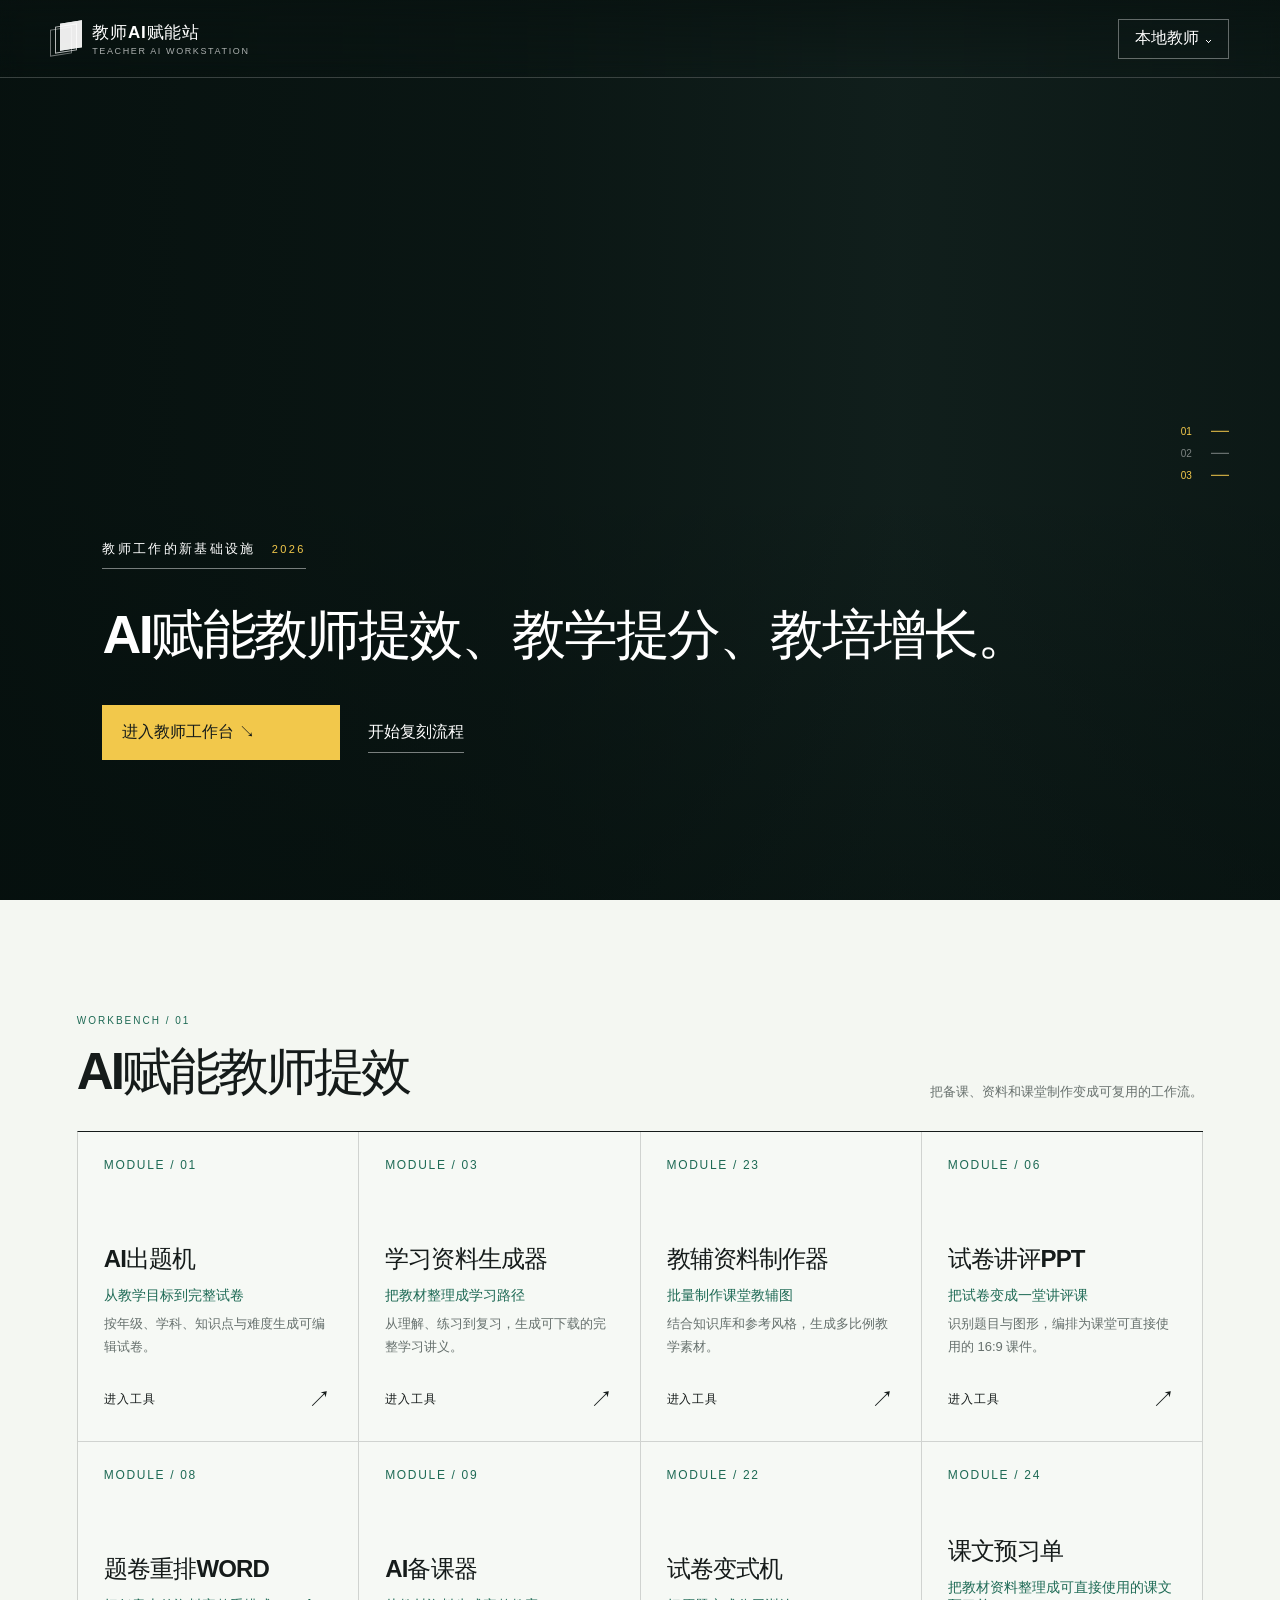
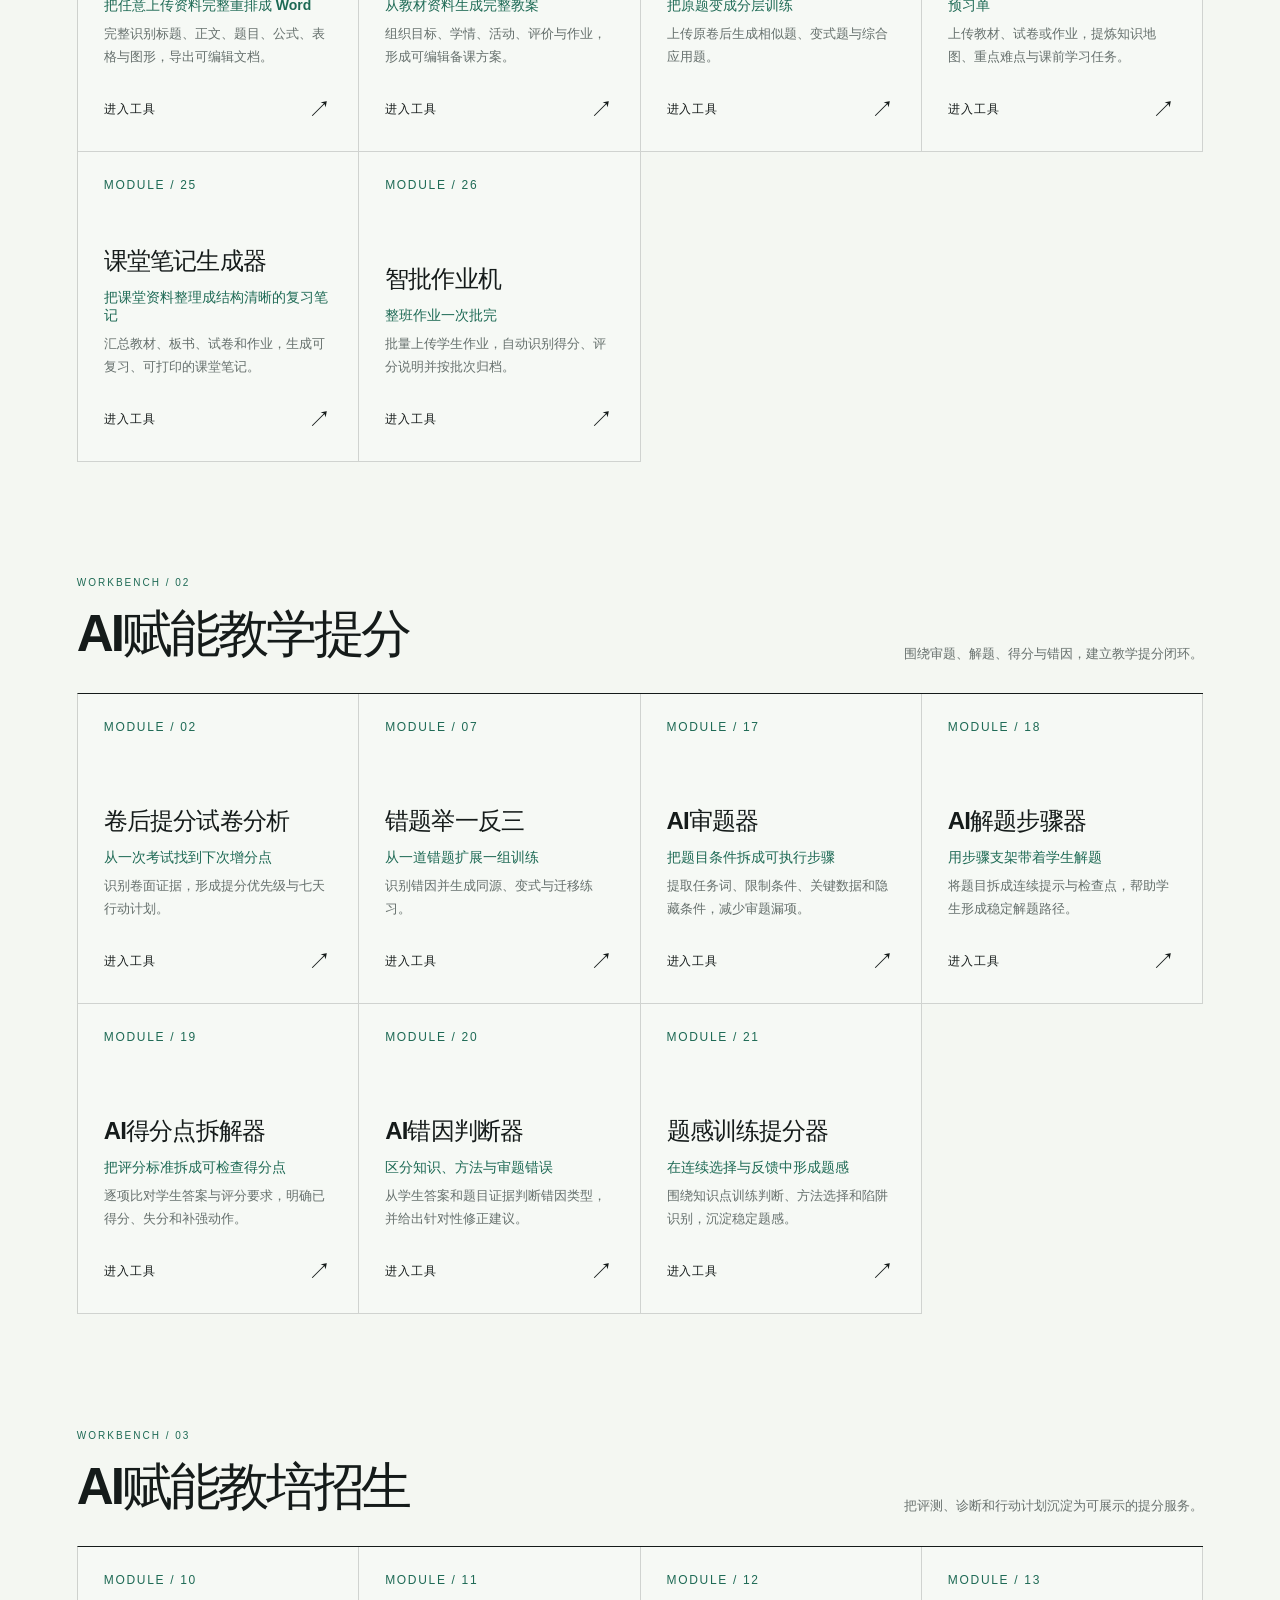
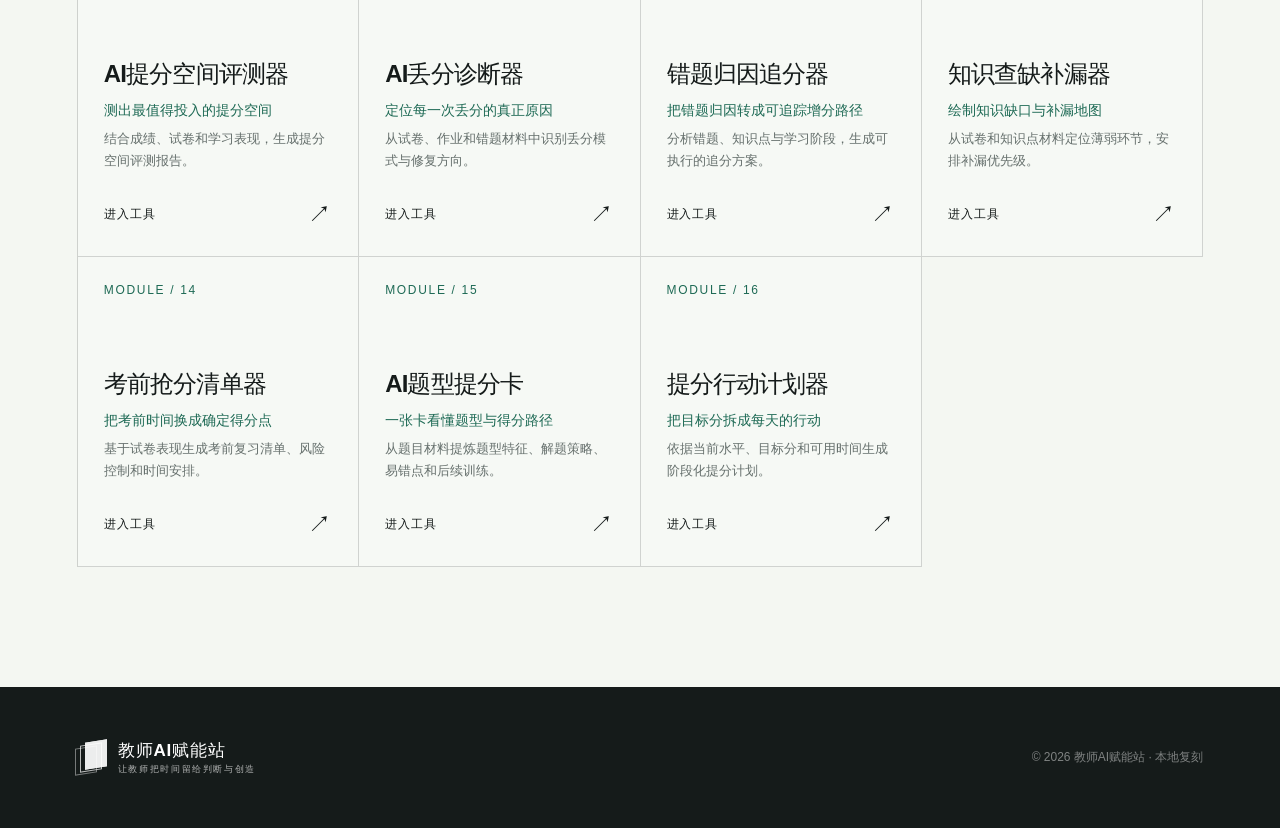
<file: index.html>
<!doctype html>
<html lang="zh-CN"><head><meta charset="UTF-8"><meta name="viewport" content="width=device-width,initial-scale=1"><title>教师AI赋能站 · 本地复刻</title><script>if(location.protocol==='file:'){location.replace('http://127.0.0.1:4173/index.html'+(location.hash||'#/'));}</script><link rel="stylesheet" href="vendor/katex/katex.min.css?v=0.18.7"><script defer src="vendor/katex/katex.min.js?v=0.18.7"></script><script defer src="vendor/katex/contrib/auto-render.min.js?v=0.18.7"></script><link rel="stylesheet" href="styles.css?v=60"><link rel="stylesheet" href="spec.css?v=60"></head>
<body><header class="site-nav"><a class="brand" href="#/"><span class="brand-mark"><i></i><i></i><i></i></span><span class="brand-copy"><strong>教师AI赋能站</strong><small>TEACHER AI WORKSTATION</small></span></a><nav class="nav-actions"><a class="nav-button sense-nav-back" href="#/">返回主页 <span>↖</span></a><button class="nav-button sense-nav-points" type="button"><i></i>105 积分</button><button class="nav-button" id="account">本地教师 ⌄</button></nav></header>
<main id="app"></main><footer><a class="brand footer-brand" href="#/"><span class="brand-mark"><i></i><i></i><i></i></span><span class="brand-copy"><strong>教师AI赋能站</strong><small>让教师把时间留给判断与创造</small></span></a><p>© 2026 教师AI赋能站 · 本地复刻</p></footer>
<dialog id="authDialog" class="modal"><button class="modal-close" onclick="authDialog.close()">×</button><div class="modal-heading"><p>ACCOUNT</p><h2>进入教师工作台</h2><span>本地演示账号，不会上传任何数据。</span></div><form id="authForm"><label>用户名<input name="username" required placeholder="请输入用户名"></label><label>密码<input name="password" type="password" minlength="8" required placeholder="至少 8 位密码"></label><label class="agreement-check"><input type="checkbox" required> 我已阅读并同意本地演示协议</label><button class="modal-primary">登录并开始使用</button><p id="authMessage" class="form-message"></p></form></dialog>
<script src="api-client.js?v=59"></script><script src="question-sense-rules.js?v=54"></script><script src="agent-config.js?v=59"></script><script src="learning-core.js?v=60"></script><script src="question-review.js?v=60"></script><script src="spec.js?v=54"></script><script src="specapp.js?v=60"></script><script src="app.js?v=60"></script></body></html>
</file>
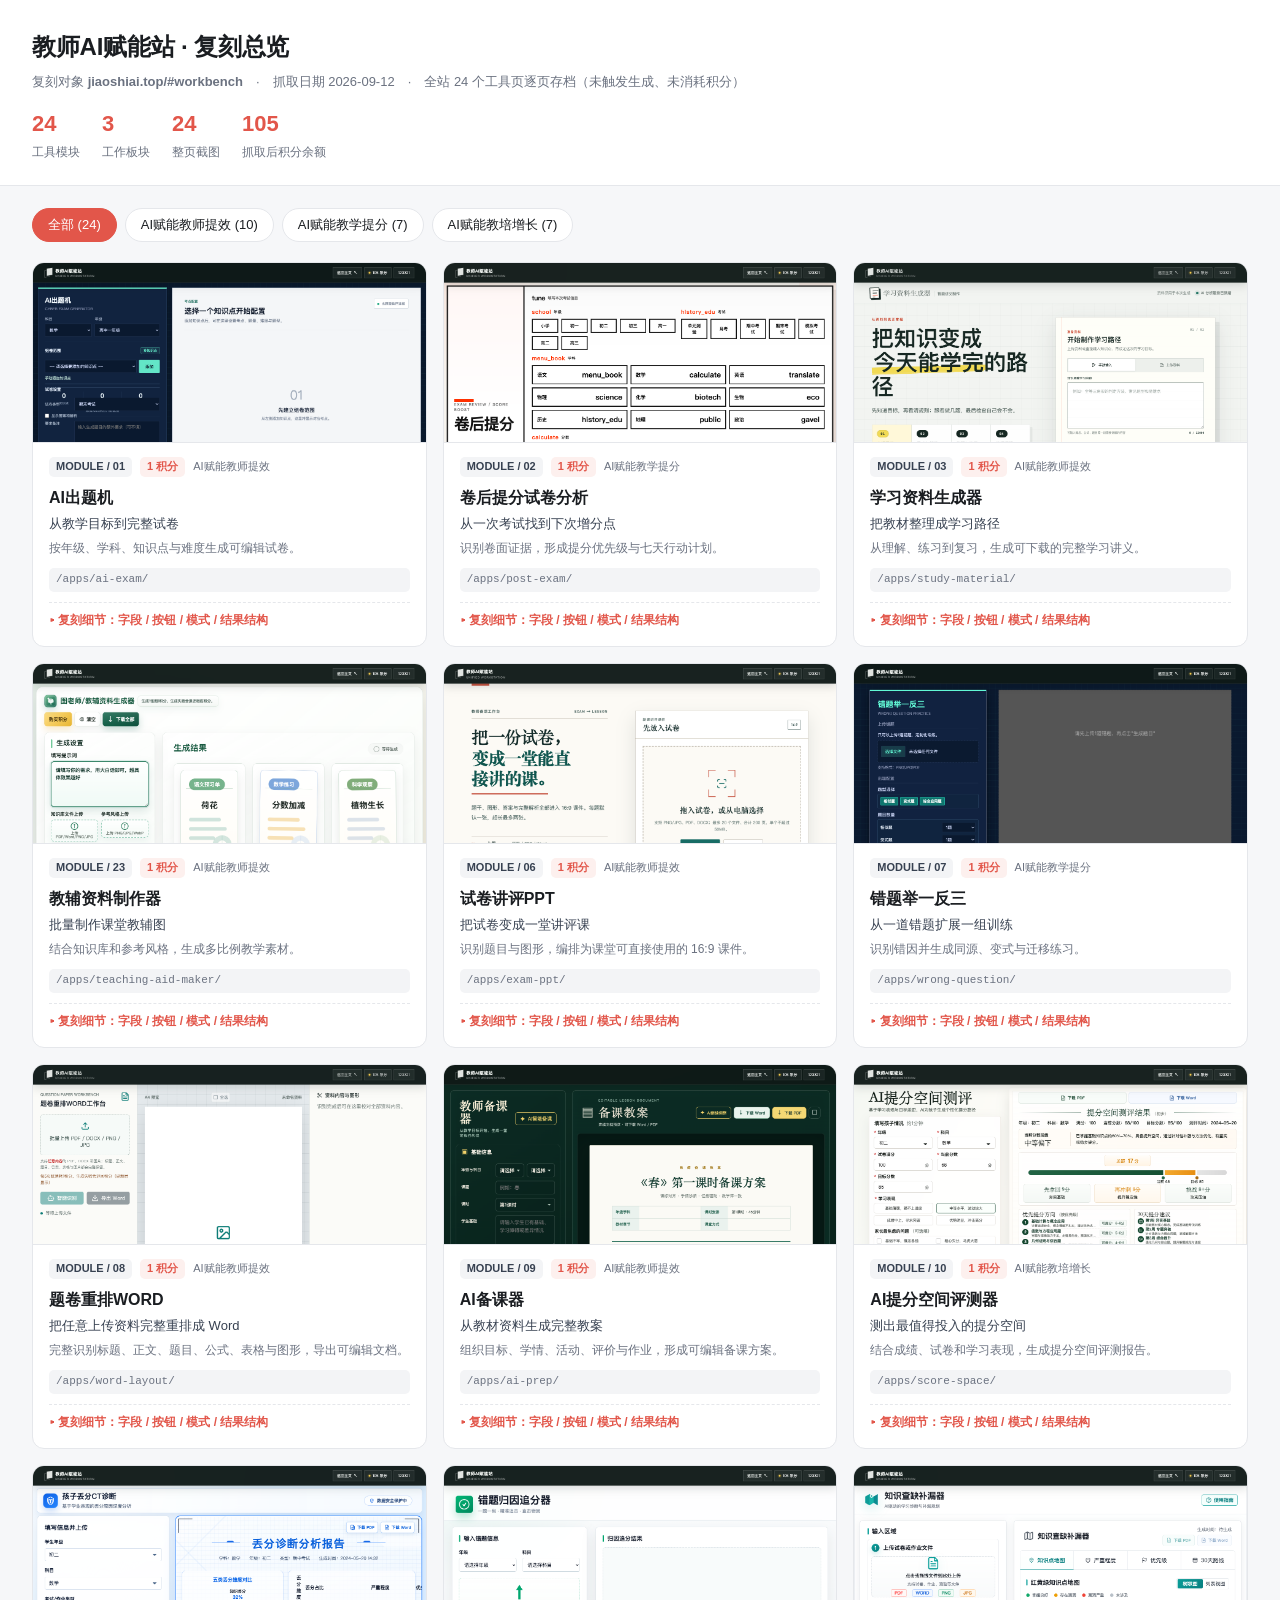
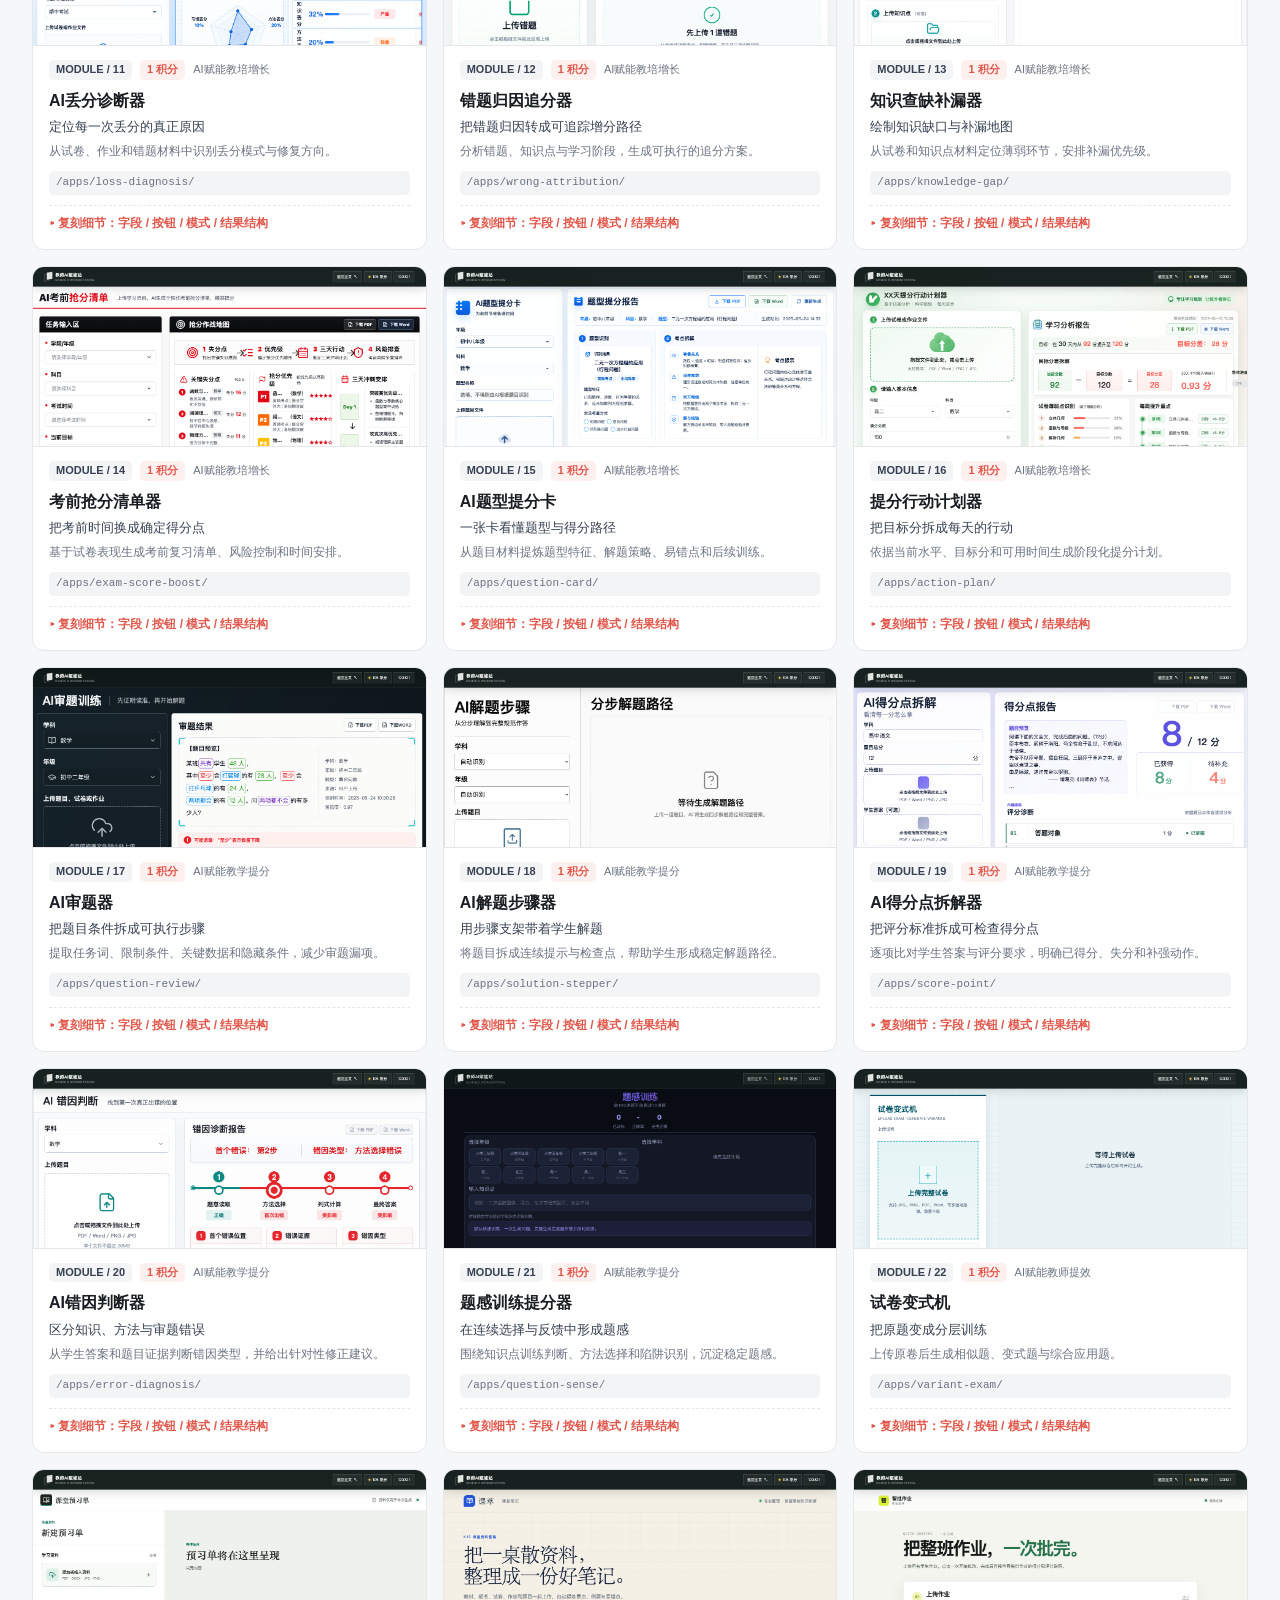
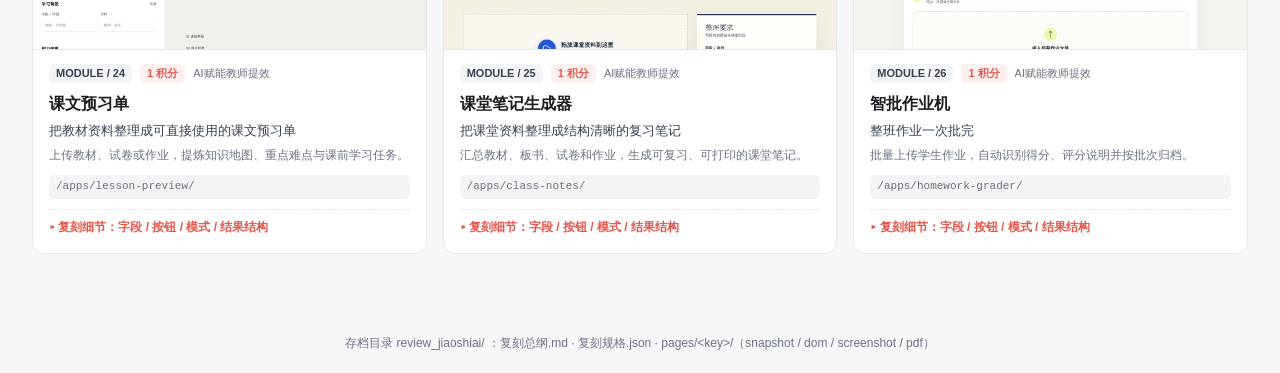
<file: review_jiaoshiai/复刻总览.html>
<!DOCTYPE html>
<html lang="zh-CN">
<head>
<meta charset="utf-8">
<meta name="viewport" content="width=device-width, initial-scale=1">
<title>教师AI赋能站 · 复刻总览</title>
<style>
  :root{
    --bg:#f6f7f9; --panel:#ffffff; --ink:#1a1d21; --muted:#6b7280;
    --line:#e5e7eb; --brand:#e2564a; --brand-soft:#fdf0ee; --chip:#f3f4f6;
  }
  *{box-sizing:border-box}
  body{margin:0;background:var(--bg);color:var(--ink);
    font-family:-apple-system,"PingFang SC","Helvetica Neue",Arial,sans-serif;line-height:1.6}
  header{background:var(--panel);border-bottom:1px solid var(--line);padding:28px 32px 22px}
  h1{margin:0 0 6px;font-size:24px;letter-spacing:-.2px}
  .sub{color:var(--muted);font-size:13px}
  .stats{display:flex;gap:22px;margin-top:18px;flex-wrap:wrap}
  .stat b{display:block;font-size:22px;color:var(--brand);line-height:1.2}
  .stat span{font-size:12px;color:var(--muted)}
  main{padding:22px 32px 60px;max-width:1400px;margin:0 auto}
  .filters{display:flex;gap:8px;flex-wrap:wrap;margin-bottom:20px}
  .filters button{border:1px solid var(--line);background:var(--panel);color:var(--ink);
    padding:7px 15px;border-radius:999px;font-size:13px;cursor:pointer;transition:.15s}
  .filters button:hover{border-color:var(--brand)}
  .filters button.on{background:var(--brand);border-color:var(--brand);color:#fff}
  .grid{display:grid;grid-template-columns:repeat(auto-fill,minmax(330px,1fr));gap:16px}
  .card{background:var(--panel);border:1px solid var(--line);border-radius:12px;
    overflow:hidden;display:flex;flex-direction:column;transition:.18s}
  .card:hover{box-shadow:0 6px 22px rgba(0,0,0,.07);transform:translateY(-2px)}
  .thumb{background:#eef0f3;border-bottom:1px solid var(--line);height:180px;overflow:hidden;
    display:flex;align-items:flex-start;justify-content:center;cursor:zoom-in}
  .thumb img{width:100%;display:block}
  .body{padding:14px 16px 16px;flex:1;display:flex;flex-direction:column}
  .meta{display:flex;align-items:center;gap:8px;font-size:11px;color:var(--muted);margin-bottom:6px}
  .mod{background:var(--chip);border-radius:5px;padding:1px 7px;font-weight:600;color:#374151}
  .pts{background:var(--brand-soft);color:var(--brand);border-radius:5px;padding:1px 7px;font-weight:600}
  h3{margin:2px 0 4px;font-size:16px}
  .lead{font-size:13px;color:#374151;margin:0 0 4px}
  .desc{font-size:12px;color:var(--muted);margin:0 0 10px}
  .path{font-family:ui-monospace,SFMono-Regular,Menlo,monospace;font-size:11px;color:var(--muted);
    background:var(--chip);padding:3px 7px;border-radius:5px;display:inline-block;margin-bottom:10px}
  details{margin-top:auto;border-top:1px dashed var(--line);padding-top:8px}
  summary{cursor:pointer;font-size:12px;color:var(--brand);font-weight:600;list-style:none}
  summary::-webkit-details-marker{display:none}
  summary:before{content:"▸ ";}
  details[open] summary:before{content:"▾ ";}
  .sec{margin-top:10px}
  .sec h4{margin:0 0 5px;font-size:11px;color:var(--muted);text-transform:uppercase;letter-spacing:.6px}
  table{width:100%;border-collapse:collapse;font-size:11.5px}
  td{border-bottom:1px solid var(--line);padding:4px 4px;vertical-align:top;color:#374151}
  td:first-child{white-space:nowrap;color:var(--muted);padding-right:8px}
  .tags{display:flex;flex-wrap:wrap;gap:4px}
  .tag{background:var(--chip);border-radius:5px;padding:1px 6px;font-size:11px;color:#374151}
  .tag.on{background:var(--brand);color:#fff}
  .flow{font-size:11.5px;color:#374151;background:var(--chip);border-radius:6px;padding:7px 9px}
  #lb{position:fixed;inset:0;background:rgba(12,14,17,.9);display:none;z-index:99;
    align-items:center;justify-content:center;padding:3vh 3vw;cursor:zoom-out}
  #lb img{max-width:100%;max-height:94vh;border-radius:8px;box-shadow:0 10px 40px rgba(0,0,0,.5)}
  footer{padding:20px 32px;color:var(--muted);font-size:12px;text-align:center}
</style>
</head>
<body>
<header>
  <h1>教师AI赋能站 · 复刻总览</h1>
  <div class="sub">复刻对象 <b>jiaoshiai.top/#workbench</b>　·　抓取日期 2026-09-12　·　全站 24 个工具页逐页存档（未触发生成、未消耗积分）</div>
  <div class="stats">
    <div class="stat"><b>24</b><span>工具模块</span></div>
    <div class="stat"><b>3</b><span>工作板块</span></div>
    <div class="stat"><b>24</b><span>整页截图</span></div>
    <div class="stat"><b>105</b><span>抓取后积分余额</span></div>
  </div>
</header>
<main>
  <div class="filters" id="filters"></div>
  <div class="grid" id="grid"></div>
</main>
<footer>存档目录 review_jiaoshiai/ ：复刻总纲.md · 复刻规格.json · pages/&lt;key&gt;/（snapshot / dom / screenshot / pdf）</footer>
<div id="lb"><img id="lbimg" alt=""></div>
<script>
const TOOLS = [{"编号": "01", "key": "ai-exam", "名称": "AI出题机", "副标题": "从教学目标到完整试卷", "一句话说明": "按年级、学科、知识点与难度生成可编辑试卷。", "板块": "AI赋能教师提效", "路径": "/apps/ai-exam/", "积分": 1, "页面标题": "AI出题机", "输入字段": [{"控件": "SELECT", "类型": "select-one", "名称": "subject", "选项": ["语文", "数学", "英语", "物理", "化学", "生物", "历史", "地理", "政治"]}, {"控件": "SELECT", "类型": "select-one", "名称": "grade", "选项": ["小学一年级", "小学二年级", "小学三年级", "小学四年级", "小学五年级", "小学六年级", "初中一年级", "初中二年级", "初中三年级", "高中一年级", "高中二年级", "高中三年级"]}, {"控件": "SELECT", "类型": "select-one", "名称": "topicSelect", "选项": ["-- 请选择要添加的知识点 --", "不等式", "函数的概念与性质", "函数的概念与性质：定义域值域单调性奇偶性", "函数的应用：零点与方程", "函数零点与二分法", "集合与常用逻辑用语", "集合与常用逻辑用语：集合的运算、充分必要条件", "解三角形", "立体几何初步", "平面向量", "三角函数", "三角函数：正弦余弦正切函数的图像与性质", "三角函数图像变换", "三角恒等变换", "数列", "一元二次函数方程和不等式", "诱导公式", "指数函数与对数函数", "✎ 手动输入知识点"]}, {"控件": "SELECT", "类型": "select-one", "名称": "examType", "选项": ["随堂小测", "单元测试", "期中考试", "期末考试", "模拟考试"]}, {"控件": "INPUT", "类型": "checkbox", "名称": "showAnswer"}, {"控件": "TEXTAREA", "类型": "textarea", "名称": "additionalRequirements", "提示": "输入生成题目的额外要求（可不填）"}, {"控件": "TEXTAREA", "类型": "textarea", "名称": "generationNoteInput"}, {"控件": "INPUT", "类型": "text", "名称": "code", "提示": "TAI-XXXX-XXXX-XXXX-XXXX", "必填": true}], "操作按钮": ["105 积分", "123321", "添加", "手动添加知识点", "生成试卷", "重试连接", "全选", "组卷", "← 返回选题", "导出PDF", "导出Word", "取消", "无新备注要求", "确认", "立即兑换"], "模式切换": [], "结果区结构": ["AI出题机", "选择一个知识点开始配置", "兑换积分"]}, {"编号": "02", "key": "post-exam", "名称": "卷后提分试卷分析", "副标题": "从一次考试找到下次增分点", "一句话说明": "识别卷面证据，形成提分优先级与七天行动计划。", "板块": "AI赋能教学提分", "路径": "/apps/post-exam/", "积分": 1, "页面标题": "卷后提分", "输入字段": [{"控件": "INPUT", "类型": "number", "名称": "actualScore", "提示": "本次得分"}, {"控件": "INPUT", "类型": "number", "名称": "totalScore", "提示": "卷面总分"}, {"控件": "INPUT", "类型": "number", "名称": "targetScore", "提示": "下次目标（可选）"}, {"控件": "INPUT", "类型": "text", "名称": "code", "提示": "TAI-XXXX-XXXX-XXXX-XXXX", "必填": true}], "操作按钮": ["105 积分", "123321", "小学", "初一", "初二", "初三", "高一", "高二", "高三", "单元测验", "月考", "期中考试", "期末考试", "模拟考试", "语文menu_book", "数学calculate", "英语translate", "物理science", "化学biotech", "生物eco", "历史history_edu", "地理public", "政治gavel", "开始分析arrow_forward", "close取消分析", "content_copy复制报告", "picture_as_pdf下载 PDF 报告", "立即兑换"], "模式切换": [], "结果区结构": ["卷后提分", "兑换积分"]}, {"编号": "03", "key": "study-material", "名称": "学习资料生成器", "副标题": "把教材整理成学习路径", "一句话说明": "从理解、练习到复习，生成可下载的完整学习讲义。", "板块": "AI赋能教师提效", "路径": "/apps/study-material/", "积分": 1, "页面标题": "学习资料生成器", "输入字段": [{"控件": "TEXTAREA", "类型": "textarea", "名称": "manualText", "提示": "例如：全等三角形的判定方法、常见题型和易错点"}, {"控件": "SELECT", "类型": "select-one", "名称": "grade", "选项": ["小学低年级", "小学高年级", "初中", "高中", "大学及以上"]}, {"控件": "SELECT", "类型": "select-one", "名称": "subject", "选项": ["自动识别", "语文", "数学", "英语", "物理", "化学", "生物", "历史", "地理", "道德与法治"]}, {"控件": "INPUT", "类型": "radio", "名称": "goal"}, {"控件": "INPUT", "类型": "radio", "名称": "goal"}, {"控件": "INPUT", "类型": "radio", "名称": "goal"}, {"控件": "INPUT", "类型": "checkbox", "名称": "depth-toggle"}, {"控件": "INPUT", "类型": "checkbox", "名称": ""}, {"控件": "INPUT", "类型": "checkbox", "名称": ""}, {"控件": "INPUT", "类型": "checkbox", "名称": ""}, {"控件": "INPUT", "类型": "text", "名称": "code", "提示": "TAI-XXXX-XXXX-XXXX-XXXX", "必填": true}], "操作按钮": ["105 积分", "123321", "学习资料生成器\n          智能讲义制作", "手动输入", "上传资料", "生成学习路径", "重试未完成的步骤", "返回填写资料", "换一份", "专注", "复制提纲复制本课重点与练习安排", "PDF适合打印与分享", "Word适合继续编辑", "稍后下载", "现在就下载", "重试未完成的图形", "立即兑换"], "模式切换": ["手动输入", "上传资料"], "结果区结构": ["把知识变成今天能学完的路径", "开始制作学习路径", "这次学习要解决什么？", "正在把资料变成学习路径", "资料还没生成完毕，现在下载的资料会不完整", "学完，而不只是看完", "兑换积分"]}, {"编号": "23", "key": "teaching-aid-maker", "名称": "教辅资料制作器", "副标题": "批量制作课堂教辅图", "一句话说明": "结合知识库和参考风格，生成多比例教学素材。", "板块": "AI赋能教师提效", "路径": "/apps/teaching-aid-maker/", "积分": 1, "页面标题": "图老师/教辅资料生成器", "输入字段": [{"控件": "TEXTAREA", "类型": "textarea", "名称": "prompt", "提示": "请填写你的需求，用大白话即可，越具体效果越好", "必填": true}, {"控件": "SELECT", "类型": "select-one", "名称": "materialType", "选项": ["不限类型", "课堂练习单", "预习单", "复习清单", "知识卡片", "思维导图", "课堂活动页", "讲解海报", "错题订正单"]}, {"控件": "SELECT", "类型": "select-one", "名称": "scenario", "选项": ["不限场景", "课堂讲练", "课前预习", "课后作业", "单元复习", "小组活动", "家校沟通"]}, {"控件": "INPUT", "类型": "number", "名称": "count", "提示": "建议留空，由 AI 智能判断"}, {"控件": "SELECT", "类型": "select-one", "名称": "aspectRatio", "选项": ["自动（优先跟随主参考图）", "16:9", "9:16", "4:3", "3:4", "1:1", "A4（1:1.4142）", "与参考图比例一致", "自定义比例"]}, {"控件": "INPUT", "类型": "text", "名称": "customAspectRatio", "提示": "例如 2:1 或 1.6:1"}, {"控件": "INPUT", "类型": "checkbox", "名称": "layoutFixed"}, {"控件": "INPUT", "类型": "number", "名称": "planConfirmCountInput"}, {"控件": "INPUT", "类型": "text", "名称": "authUsername"}, {"控件": "INPUT", "类型": "password", "名称": "authPassword"}, {"控件": "INPUT", "类型": "text", "名称": "redeemCodeInput", "提示": "XXXX-XXXX-XXXX-XXXX"}, {"控件": "INPUT", "类型": "number", "名称": "pointConfirmCountInput"}, {"控件": "INPUT", "类型": "text", "名称": "code", "提示": "TAI-XXXX-XXXX-XXXX-XXXX", "必填": true}], "操作按钮": ["105 积分", "123321", "登录/注册", "兑换积分", "退出", "清空", "下载全部", "生成规则确认", "生成教辅图片", "取消", "确认数量并继续", "关闭", "登录", "注册", "关闭", "确认兑换", "返回确认", "仍要修改", "按现有积分继续", "取消", "更改图片数量", "确认生成", "-", "+", "重置", "关闭", "立即兑换"], "模式切换": [], "结果区结构": ["图老师/教辅资料生成器", "生成设置", "正在智能规划内容，制定出图计划，请稍等", "AI 已完成出图计划", "登录后使用", "兑换积分", "确认积分扣除", "兑换积分"]}, {"编号": "06", "key": "exam-ppt", "名称": "试卷讲评PPT", "副标题": "把试卷变成一堂讲评课", "一句话说明": "识别题目与图形，编排为课堂可直接使用的 16:9 课件。", "板块": "AI赋能教师提效", "路径": "/apps/exam-ppt/", "积分": 1, "页面标题": "试卷变课件 - 教师讲评课件工作台", "输入字段": [{"控件": "INPUT", "类型": "text", "名称": "code", "提示": "TAI-XXXX-XXXX-XXXX-XXXX", "必填": true}], "操作按钮": ["105 积分", "123321", "选择试卷", "拍照上传", "继续上次课件", "暂停处理", "继续修复", "下载 PPT 课件", "全屏检查", "更换试卷", "立即兑换"], "模式切换": [], "结果区结构": ["把一份试卷，\n                        变成一堂能直接讲的课。", "先放入试卷", "逐题检查，再交给课堂", "系统替你做排版，判断仍由教师完成", "上传原卷", "逐题核对", "带入课堂", "兑换积分"]}, {"编号": "07", "key": "wrong-question", "名称": "错题举一反三", "副标题": "从一道错题扩展一组训练", "一句话说明": "识别错因并生成同源、变式与迁移练习。", "板块": "AI赋能教学提分", "路径": "/apps/wrong-question/", "积分": 1, "页面标题": "错题举一反三", "输入字段": [{"控件": "SELECT", "类型": "select-one", "名称": "count_similar", "选项": ["1题", "2题", "3题"]}, {"控件": "SELECT", "类型": "select-one", "名称": "count_variant", "选项": ["1题", "2题", "3题"]}, {"控件": "SELECT", "类型": "select-one", "名称": "count_application", "选项": ["1题", "2题", "3题"]}, {"控件": "INPUT", "类型": "checkbox", "名称": "showOriginal"}, {"控件": "INPUT", "类型": "checkbox", "名称": "showAnswer"}, {"控件": "INPUT", "类型": "text", "名称": "code", "提示": "TAI-XXXX-XXXX-XXXX-XXXX", "必填": true}], "操作按钮": ["105 积分", "123321", "⚡ 生成题目", "全选", "组卷", "← 返回选题", "导出PDF", "导出Word", "立即兑换"], "模式切换": [], "结果区结构": ["错题举一反三", "兑换积分"]}, {"编号": "08", "key": "word-layout", "名称": "题卷重排WORD", "副标题": "把任意上传资料完整重排成 Word", "一句话说明": "完整识别标题、正文、题目、公式、表格与图形，导出可编辑文档。", "板块": "AI赋能教师提效", "路径": "/apps/word-layout/", "积分": 1, "页面标题": "题卷重排 Word", "输入字段": [{"控件": "INPUT", "类型": "text", "名称": "code", "提示": "TAI-XXXX-XXXX-XXXX-XXXX", "必填": true}], "操作按钮": ["105 积分", "123321", "批量上传 PDF / DOCX / PNG / JPG", "智能识别", "导出 Word", "全选", "立即兑换"], "模式切换": [], "结果区结构": ["题卷重排WORD工作台", "兑换积分"]}, {"编号": "09", "key": "ai-prep", "名称": "AI备课器", "副标题": "从教材资料生成完整教案", "一句话说明": "组织目标、学情、活动、评价与作业，形成可编辑备课方案。", "板块": "AI赋能教师提效", "路径": "/apps/ai-prep/", "积分": 1, "页面标题": "教师备课器 · AI智能备课", "输入字段": [{"控件": "SELECT", "类型": "select-one", "名称": "", "选项": ["请选择年级", "一年级", "二年级", "三年级", "四年级", "五年级", "六年级", "七年级", "八年级", "九年级", "高一", "高二", "高三"]}, {"控件": "SELECT", "类型": "select-one", "名称": "", "选项": ["请选择科目", "语文", "数学", "英语", "物理", "化学", "生物", "历史", "地理", "道法", "科学", "信息科技"]}, {"控件": "INPUT", "类型": "text", "名称": "", "提示": "例如：春"}, {"控件": "SELECT", "类型": "select-one", "名称": "", "选项": ["第1课时", "第2课时", "单元复习课", "试卷讲评课"]}, {"控件": "TEXTAREA", "类型": "textarea", "名称": "", "提示": "请输入学生已有基础、学习障碍或差异情况"}, {"控件": "TEXTAREA", "类型": "textarea", "名称": "", "提示": "请输入本课学习目标"}, {"控件": "INPUT", "类型": "range", "名称": ""}, {"控件": "INPUT", "类型": "text", "名称": "", "提示": "请输入教材版本和章节"}, {"控件": "TEXTAREA", "类型": "textarea", "名称": "", "提示": "请输入教学重点"}, {"控件": "TEXTAREA", "类型": "textarea", "名称": "", "提示": "请输入教学难点"}, {"控件": "TEXTAREA", "类型": "textarea", "名称": "", "提示": "请输入其他教学要求"}, {"控件": "INPUT", "类型": "text", "名称": "code", "提示": "TAI-XXXX-XXXX-XXXX-XXXX", "必填": true}], "操作按钮": ["105 积分", "123321", "讲授", "探究", "练习", "讨论", "混合模式", "✦生成备课方案", "✦AI继续调整", "↓下载 Word", "↓下载 PDF", "立即兑换"], "模式切换": [], "结果区结构": ["教师备课器", "基础信息", "备课教案", "《春》第一课时备课方案", "课程标准与课时定位", "学情诊断", "教学目标与达成证据", "概括文章结构与主要春景", "结合词句赏析语言", "迁移写景方法完成表达", "教学重点、难点与突破", "教学准备", "教学过程", "诊断导入"]}, {"编号": "10", "key": "score-space", "名称": "AI提分空间评测器", "副标题": "测出最值得投入的提分空间", "一句话说明": "结合成绩、试卷和学习表现，生成提分空间评测报告。", "板块": "AI赋能教培增长", "路径": "/apps/score-space/", "积分": 1, "页面标题": "AI提分空间测评", "输入字段": [{"控件": "SELECT", "类型": "select-one", "名称": "grade", "选项": ["小学三年级", "小学四年级", "小学五年级", "小学六年级", "初一", "初二", "初三", "高一", "高二", "高三"], "必填": true}, {"控件": "SELECT", "类型": "select-one", "名称": "subject", "选项": ["数学", "语文", "英语", "物理", "化学", "生物", "历史", "地理", "政治"], "必填": true}, {"控件": "INPUT", "类型": "number", "名称": "maxScore", "必填": true}, {"控件": "INPUT", "类型": "number", "名称": "currentScore", "必填": true}, {"控件": "INPUT", "类型": "number", "名称": "targetScore", "必填": true}, {"控件": "INPUT", "类型": "radio", "名称": "performance"}, {"控件": "INPUT", "类型": "radio", "名称": "performance"}, {"控件": "INPUT", "类型": "radio", "名称": "performance"}, {"控件": "INPUT", "类型": "radio", "名称": "performance"}, {"控件": "INPUT", "类型": "checkbox", "名称": "concerns"}, {"控件": "INPUT", "类型": "checkbox", "名称": "concerns"}, {"控件": "INPUT", "类型": "checkbox", "名称": "concerns"}, {"控件": "INPUT", "类型": "checkbox", "名称": "concerns"}, {"控件": "INPUT", "类型": "checkbox", "名称": "concerns"}, {"控件": "INPUT", "类型": "checkbox", "名称": "concerns"}, {"控件": "INPUT", "类型": "text", "名称": "code", "提示": "TAI-XXXX-XXXX-XXXX-XXXX", "必填": true}], "操作按钮": ["105 积分", "123321", "生成提分空间测评", "下载 PDF", "下载 Word", "查看完整报告", "复制结果", "下载报告", "立即兑换"], "模式切换": [], "结果区结构": ["AI提分空间测评", "提分空间测评结果 （初步）", "优先提分方向 （按优先级）", "30天提分建议", "完整报告详情", "兑换积分"]}, {"编号": "11", "key": "loss-diagnosis", "名称": "AI丢分诊断器", "副标题": "定位每一次丢分的真正原因", "一句话说明": "从试卷、作业和错题材料中识别丢分模式与修复方向。", "板块": "AI赋能教培增长", "路径": "/apps/loss-diagnosis/", "积分": 1, "页面标题": "孩子丢分CT诊断", "输入字段": [{"控件": "SELECT", "类型": "select-one", "名称": "grade", "选项": ["初一", "初二", "初三", "高一", "高二", "高三", "小学高年级"]}, {"控件": "SELECT", "类型": "select-one", "名称": "subject", "选项": ["数学", "语文", "英语", "物理", "化学", "生物", "历史", "地理", "政治"]}, {"控件": "SELECT", "类型": "select-one", "名称": "examType", "选项": ["期中考试", "期末考试", "月考", "周测", "单元测试", "日常作业", "错题整理"]}, {"控件": "TEXTAREA", "类型": "textarea", "名称": "note", "提示": "如：试卷难度较大，时间紧张，粗心等"}, {"控件": "INPUT", "类型": "text", "名称": "code", "提示": "TAI-XXXX-XXXX-XXXX-XXXX", "必填": true}], "操作按钮": ["105 积分", "123321", "生成丢分诊断", "下载 PDF", "下载 Word", "查看完整报告", "立即兑换"], "模式切换": [], "结果区结构": ["孩子丢分CT诊断", "填写信息并上传", "丢分诊断分析报告", "五类丢分维度对比", "主要失分点分析（TOP 5）", "综合诊断", "当前优势", "主要风险", "五维细分建议", "知识掌握", "方法迁移", "审题表达", "计算过程", "学习习惯"]}, {"编号": "12", "key": "wrong-attribution", "名称": "错题归因追分器", "副标题": "把错题归因转成可追踪增分路径", "一句话说明": "分析错题、知识点与学习阶段，生成可执行的追分方案。", "板块": "AI赋能教培增长", "路径": "/apps/wrong-attribution/", "积分": 1, "页面标题": "错题归因追分器", "输入字段": [{"控件": "SELECT", "类型": "select-one", "名称": "gradeSelect", "选项": ["请选择年级", "小学三年级", "小学四年级", "小学五年级", "小学六年级", "七年级", "八年级", "九年级", "高一", "高二", "高三"]}, {"控件": "SELECT", "类型": "select-one", "名称": "subjectSelect", "选项": ["请选择科目", "语文", "数学", "英语", "物理", "化学", "生物", "历史", "地理", "政治"]}, {"控件": "SELECT", "类型": "select-one", "名称": "count_similar", "选项": ["1题", "2题", "3题"]}, {"控件": "SELECT", "类型": "select-one", "名称": "count_variant", "选项": ["1题", "2题", "3题"]}, {"控件": "SELECT", "类型": "select-one", "名称": "count_application", "选项": ["1题", "2题", "3题"]}, {"控件": "INPUT", "类型": "checkbox", "名称": "showOriginal"}, {"控件": "INPUT", "类型": "checkbox", "名称": "showAnswer"}, {"控件": "INPUT", "类型": "text", "名称": "code", "提示": "TAI-XXXX-XXXX-XXXX-XXXX", "必填": true}], "操作按钮": ["105 积分", "123321", "生成归因追分结果", "全选", "组卷", "返回矩阵", "下载 PDF", "下载 WORD", "立即兑换"], "模式切换": [], "结果区结构": ["错题归因追分器", "输入错题信息", "归因追分结果", "兑换积分"]}, {"编号": "13", "key": "knowledge-gap", "名称": "知识查缺补漏器", "副标题": "绘制知识缺口与补漏地图", "一句话说明": "从试卷和知识点材料定位薄弱环节，安排补漏优先级。", "板块": "AI赋能教培增长", "路径": "/apps/knowledge-gap/", "积分": 1, "页面标题": "知识查缺补漏器", "输入字段": [{"控件": "SELECT", "类型": "select-one", "名称": "grade", "选项": ["七年级", "八年级", "九年级", "高一", "高二", "高三"]}, {"控件": "SELECT", "类型": "select-one", "名称": "subject", "选项": ["数学", "语文", "英语", "物理", "化学", "生物", "历史", "地理", "政治"]}, {"控件": "SELECT", "类型": "select-one", "名称": "targetExam", "选项": ["期末考试", "期中考试", "月考", "小升初", "中考", "高考"]}, {"控件": "SELECT", "类型": "select-one", "名称": "currentStage", "选项": ["70-80分", "60分以下", "60-70分", "80-90分", "90分以上"]}, {"控件": "INPUT", "类型": "text", "名称": "code", "提示": "TAI-XXXX-XXXX-XXXX-XXXX", "必填": true}], "操作按钮": ["105 积分", "123321", "使用指南", "生成漏洞地图", "下载 PDF", "下载 Word", "知识点地图", "严重程度", "优先级", "30天路线", "树状图", "列表视图", "查看完整内容", "立即兑换"], "模式切换": ["知识点地图", "严重程度", "优先级", "30天路线"], "结果区结构": ["知识查缺补漏器", "输入区域", "上传试卷或作业文件", "上传知识点 （可选）", "知识查缺补漏器", "红黄绿知识点地图", "知识查缺补漏器", "三步生成补漏作战图", "兑换积分"]}, {"编号": "14", "key": "exam-score-boost", "名称": "考前抢分清单器", "副标题": "把考前时间换成确定得分点", "一句话说明": "基于试卷表现生成考前复习清单、风险控制和时间安排。", "板块": "AI赋能教培增长", "路径": "/apps/exam-score-boost/", "积分": 1, "页面标题": "AI考前抢分清单", "输入字段": [{"控件": "SELECT", "类型": "select-one", "名称": "", "选项": ["请选择学段/年级", "小学高年级", "初一", "初二", "初三", "高一", "高二", "高三", "成人考试"]}, {"控件": "SELECT", "类型": "select-one", "名称": "", "选项": ["请选择科目", "数学", "语文", "英语", "物理", "化学", "历史/道法", "多科综合"]}, {"控件": "SELECT", "类型": "select-one", "名称": "", "选项": ["请选择考试时间", "3天内", "1周内", "2周内", "1个月内", "待定"]}, {"控件": "SELECT", "类型": "select-one", "名称": "", "选项": ["请选择当前目标", "及格突破", "稳住基础分", "冲刺高分", "压轴题突破", "查漏补缺"]}, {"控件": "INPUT", "类型": "text", "名称": "code", "提示": "TAI-XXXX-XXXX-XXXX-XXXX", "必填": true}], "操作按钮": ["105 积分", "123321", "点击或拖拽文件到此处上传支持 PDF / Word / PNG / JPG单个文件 ≤50MB", "生成抢分清单", "下载 PDF", "下载 Word", "查看完整内容", "立即兑换"], "模式切换": [], "结果区结构": ["AI考前抢分清单", "任务输入区", "* 上传学习资料（可多选）", "抢分作战地图", "关键失分点", "函数与导数综合应用数学", "阅读理解主旨题语文", "物理力学综合题物理", "化学实验探究题化学", "英语完形填空英语", "抢分优先级", "函数与导数综合应用（数学）", "阅读理解主旨题（语文）", "物理力学综合题（物理）"]}, {"编号": "15", "key": "question-card", "名称": "AI题型提分卡", "副标题": "一张卡看懂题型与得分路径", "一句话说明": "从题目材料提炼题型特征、解题策略、易错点和后续训练。", "板块": "AI赋能教培增长", "路径": "/apps/question-card/", "积分": 1, "页面标题": "AI题型提分卡", "输入字段": [{"控件": "SELECT", "类型": "select-one", "名称": "grade", "选项": ["初中八年级", "初中七年级", "初中九年级", "小学高年级", "高中一年级", "高中二年级", "高中三年级"], "必填": true}, {"控件": "SELECT", "类型": "select-one", "名称": "subject", "选项": ["数学", "语文", "英语", "物理", "化学", "生物", "历史", "地理", "政治"], "必填": true}, {"控件": "INPUT", "类型": "text", "名称": "topic", "提示": "选填，不填则由AI根据题目识别"}, {"控件": "INPUT", "类型": "text", "名称": "code", "提示": "TAI-XXXX-XXXX-XXXX-XXXX", "必填": true}], "操作按钮": ["105 积分", "123321", "查看示例", "生成题型提分卡", "下载 PDF", "下载 Word", "重新生成", "去练习（8题）", "去练习（6题）", "去练习（4题）", "立即兑换"], "模式切换": [], "结果区结构": ["AI题型提分卡", "题型提分报告", "题型识别", "考点拆解", "三步解题法", "易错提醒", "跟练题", "评分 / 检查清单", "下一步练习建议", "基础巩固", "能力提升", "拓展挑战", "兑换积分"]}, {"编号": "16", "key": "action-plan", "名称": "提分行动计划器", "副标题": "把目标分拆成每天的行动", "一句话说明": "依据当前水平、目标分和可用时间生成阶段化提分计划。", "板块": "AI赋能教培增长", "路径": "/apps/action-plan/", "积分": 1, "页面标题": "XX天提分行动计划器", "输入字段": [{"控件": "SELECT", "类型": "select-one", "名称": "grade", "选项": ["高一", "高二", "高三", "初一", "初二", "初三", "小学高年级"]}, {"控件": "SELECT", "类型": "select-one", "名称": "subject", "选项": ["数学", "语文", "英语", "物理", "化学", "生物", "历史", "地理", "政治"]}, {"控件": "INPUT", "类型": "number", "名称": "maxScore"}, {"控件": "INPUT", "类型": "number", "名称": "currentScore"}, {"控件": "INPUT", "类型": "number", "名称": "targetScore"}, {"控件": "INPUT", "类型": "number", "名称": "planDays"}, {"控件": "INPUT", "类型": "number", "名称": "dailyHours"}, {"控件": "INPUT", "类型": "checkbox", "名称": ""}, {"控件": "INPUT", "类型": "checkbox", "名称": ""}, {"控件": "INPUT", "类型": "checkbox", "名称": ""}, {"控件": "INPUT", "类型": "checkbox", "名称": ""}, {"控件": "INPUT", "类型": "checkbox", "名称": ""}, {"控件": "INPUT", "类型": "checkbox", "名称": ""}, {"控件": "INPUT", "类型": "checkbox", "名称": ""}, {"控件": "INPUT", "类型": "checkbox", "名称": ""}, {"控件": "INPUT", "类型": "checkbox", "名称": ""}, {"控件": "INPUT", "类型": "checkbox", "名称": ""}, {"控件": "INPUT", "类型": "checkbox", "名称": ""}, {"控件": "INPUT", "类型": "checkbox", "名称": ""}, {"控件": "INPUT", "类型": "checkbox", "名称": ""}, {"控件": "INPUT", "类型": "checkbox", "名称": ""}, {"控件": "INPUT", "类型": "checkbox", "名称": ""}, {"控件": "INPUT", "类型": "checkbox", "名称": ""}, {"控件": "INPUT", "类型": "checkbox", "名称": ""}, {"控件": "INPUT", "类型": "checkbox", "名称": ""}, {"控件": "INPUT", "类型": "checkbox", "名称": ""}, {"控件": "INPUT", "类型": "checkbox", "名称": ""}, {"控件": "INPUT", "类型": "checkbox", "名称": ""}, {"控件": "INPUT", "类型": "checkbox", "名称": ""}, {"控件": "INPUT", "类型": "checkbox", "名称": ""}, {"控件": "INPUT", "类型": "checkbox", "名称": ""}, {"控件": "INPUT", "类型": "text", "名称": "code", "提示": "TAI-XXXX-XXXX-XXXX-XXXX", "必填": true}], "操作按钮": ["105 积分", "123321", "生成提分行动计划", "↓\n                  下载 PDF", "▣\n                  下载 Word", "查看完整报告", "下载 PDF", "立即兑换"], "模式切换": [], "结果区结构": ["XX天提分行动计划器", "上传试卷或作业文件", "请输入基本信息", "学习分析报告", "目标分差拆解", "试卷薄弱点识别 （基于错题分析）", "每周提升重点", "每日学习动作 （示例：第1周）", "周一　立体几何基础", "周二　空间向量", "周三　建系与计算", "周四　综合应用", "周五　错题复盘", "错题复盘安排"]}, {"编号": "17", "key": "question-review", "名称": "AI审题器", "副标题": "把题目条件拆成可执行步骤", "一句话说明": "提取任务词、限制条件、关键数据和隐藏条件，减少审题漏项。", "板块": "AI赋能教学提分", "路径": "/apps/question-review/", "积分": 1, "页面标题": "AI审题训练", "输入字段": [{"控件": "SELECT", "类型": "select-one", "名称": "subject", "选项": ["数学", "语文", "英语", "物理", "化学", "生物", "历史", "地理", "道德与法治", "通用"]}, {"控件": "SELECT", "类型": "select-one", "名称": "grade", "选项": ["小学一年级", "小学二年级", "小学三年级", "小学四年级", "小学五年级", "小学六年级", "初中一年级", "初中二年级", "初中三年级", "高中一年级", "高中二年级", "高中三年级"]}, {"控件": "TEXTAREA", "类型": "textarea", "名称": "notes", "提示": "例如：来源、章节、题目背景、\n已知条件补充说明等…"}, {"控件": "INPUT", "类型": "text", "名称": "code", "提示": "TAI-XXXX-XXXX-XXXX-XXXX", "必填": true}], "操作按钮": ["105 积分", "123321", "开始审题分析", "下载PDF", "下载WORD", "立即兑换"], "模式切换": [], "结果区结构": ["AI审题训练", "审题结果", "【题目预览】", "任务词", "限制条件", "关键数据", "隐藏条件", "干扰信息", "作答范围", "兑换积分"]}, {"编号": "18", "key": "solution-stepper", "名称": "AI解题步骤器", "副标题": "用步骤支架带着学生解题", "一句话说明": "将题目拆成连续提示与检查点，帮助学生形成稳定解题路径。", "板块": "AI赋能教学提分", "路径": "/apps/solution-stepper/", "积分": 1, "页面标题": "AI 解题步骤", "输入字段": [{"控件": "SELECT", "类型": "select-one", "名称": "subject", "选项": ["自动识别", "数学", "语文", "英语", "物理", "化学", "生物", "历史", "地理", "政治", "其他"]}, {"控件": "SELECT", "类型": "select-one", "名称": "grade", "选项": ["自动识别", "一年级", "二年级", "三年级", "四年级", "五年级", "六年级", "初一", "初二", "初三", "高一", "高二", "高三"]}, {"控件": "INPUT", "类型": "text", "名称": "code", "提示": "TAI-XXXX-XXXX-XXXX-XXXX", "必填": true}], "操作按钮": ["105 积分", "123321", "点击或拖拽文件到此处PDF / DOCX / PNG / JPG", "生成分步引导", "立即兑换"], "模式切换": [], "结果区结构": ["AI解题步骤", "分步解题路径", "等待生成解题路径", "兑换积分"]}, {"编号": "19", "key": "score-point", "名称": "AI得分点拆解器", "副标题": "把评分标准拆成可检查得分点", "一句话说明": "逐项比对学生答案与评分要求，明确已得分、失分和补强动作。", "板块": "AI赋能教学提分", "路径": "/apps/score-point/", "积分": 1, "页面标题": "AI 得分点拆解", "输入字段": [{"控件": "SELECT", "类型": "select-one", "名称": "subject", "选项": ["小学语文", "小学数学", "小学英语", "初中语文", "初中数学", "初中英语", "初中物理", "初中化学", "初中历史", "初中道德与法治", "初中地理", "初中生物", "高中语文", "高中数学", "高中英语", "高中物理", "高中化学", "高中历史", "高中思想政治", "高中地理", "高中生物"]}, {"控件": "INPUT", "类型": "number", "名称": "totalScore"}, {"控件": "INPUT", "类型": "text", "名称": "code", "提示": "TAI-XXXX-XXXX-XXXX-XXXX", "必填": true}], "操作按钮": ["105 积分", "123321", "拆解得分点\n          \n            \n            正在分析", "下载 PDF", "下载 Word", "01答题对象1 分已掌握", "02核心结论2 分已掌握", "03关键依据3 分有待补全", "04推理步骤3 分已掌握", "05关键词2 分需要完善", "06格式要求1 分书写规范", "立即兑换"], "模式切换": [], "结果区结构": ["AI得分点拆解", "得分点报告", "题目预览", "评分诊断", "兑换积分"]}, {"编号": "20", "key": "error-diagnosis", "名称": "AI错因判断器", "副标题": "区分知识、方法与审题错误", "一句话说明": "从学生答案和题目证据判断错因类型，并给出针对性修正建议。", "板块": "AI赋能教学提分", "路径": "/apps/error-diagnosis/", "积分": 1, "页面标题": "AI 错因判断", "输入字段": [{"控件": "SELECT", "类型": "select-one", "名称": "subject", "选项": ["数学", "语文", "英语", "物理", "化学", "生物", "历史", "地理", "道德与法治", "其他"]}, {"控件": "TEXTAREA", "类型": "textarea", "名称": "studentAnswer", "提示": "在此输入学生的原始答案与完整作答过程（可选）"}, {"控件": "TEXTAREA", "类型": "textarea", "名称": "correct-answer", "提示": "输入正确答案（可选）"}, {"控件": "TEXTAREA", "类型": "textarea", "名称": "standard-process", "提示": "输入标准解题过程（可选）"}, {"控件": "TEXTAREA", "类型": "textarea", "名称": "scoring-criteria", "提示": "输入得分点或评分标准（可选）"}, {"控件": "SELECT", "类型": "select-one", "名称": "self-assessment", "选项": ["未提供", "知识没掌握", "题目读错了", "方法选错了", "解题步骤有误", "运算粗心", "答案表达不完整", "没有检查"]}, {"控件": "SELECT", "类型": "select-one", "名称": "review-error-type", "选项": ["知识理解或记忆错误", "题意读取错误", "方法选择错误", "解题步骤错误", "运算判断或执行错误", "答案表达错误", "检查动作缺失", "信息不足，无法确定"]}, {"控件": "TEXTAREA", "类型": "textarea", "名称": "review-note", "提示": "记录教师判断依据（可选）"}, {"控件": "INPUT", "类型": "text", "名称": "code", "提示": "TAI-XXXX-XXXX-XXXX-XXXX", "必填": true}], "操作按钮": ["105 积分", "123321", "更换文件", "补充材料", "开始错因判断\n            正在分析题目", "下载 PDF\n              生成中", "下载 Word\n              生成中", "取消", "保存材料", "取消", "确认复核", "立即兑换"], "模式切换": [], "结果区结构": ["AI 错因判断", "错因诊断报告", "题意读取", "方法选择", "列式计算", "最终答案", "首个错误位置", "错误证据", "错因类型", "后续错误链", "学生自判与AI判断", "下一步纠正动作", "补充诊断依据", "修改错因结论"]}, {"编号": "21", "key": "question-sense", "名称": "题感训练提分器", "副标题": "在连续选择与反馈中形成题感", "一句话说明": "围绕知识点训练判断、方法选择和陷阱识别，沉淀稳定题感。", "板块": "AI赋能教学提分", "路径": "/apps/question-sense/", "积分": 1, "页面标题": "题感训练", "输入字段": [{"控件": "INPUT", "类型": "text", "名称": "knowledgeInput", "提示": "例如：二次函数图像、浮力、化学方程式配平、光合作用..."}, {"控件": "INPUT", "类型": "text", "名称": "code", "提示": "TAI-XXXX-XXXX-XXXX-XXXX", "必填": true}], "操作按钮": ["105 积分", "123321", "开始训练", "返回", "下一题", "返回首页", "继续生成10题", "立即兑换"], "模式切换": [], "结果区结构": ["题感训练", "选择年级", "选择学科", "输入知识点", "兑换积分"]}, {"编号": "22", "key": "variant-exam", "名称": "试卷变式机", "副标题": "把原题变成分层训练", "一句话说明": "上传原卷后生成相似题、变式题与综合应用题。", "板块": "AI赋能教师提效", "路径": "/apps/variant-exam/", "积分": 1, "页面标题": "试卷变式机", "输入字段": [{"控件": "INPUT", "类型": "range", "名称": "variantDifficulty"}, {"控件": "INPUT", "类型": "range", "名称": "variationCoefficient"}, {"控件": "TEXTAREA", "类型": "textarea", "名称": "additionalRequirements", "提示": "输入生成题目的额外要求（可不填）"}, {"控件": "INPUT", "类型": "checkbox", "名称": "showAnswer"}, {"控件": "INPUT", "类型": "text", "名称": "code", "提示": "TAI-XXXX-XXXX-XXXX-XXXX", "必填": true}], "操作按钮": ["105 积分", "123321", "生成变式试卷", "组卷", "← 返回上传", "导出PDF", "导出Word", "立即兑换"], "模式切换": [], "结果区结构": ["试卷变式机", "兑换积分"]}, {"编号": "24", "key": "lesson-preview", "名称": "课文预习单", "副标题": "把教材资料整理成可直接使用的课文预习单", "一句话说明": "上传教材、试卷或作业，提炼知识地图、重点难点与课前学习任务。", "板块": "AI赋能教师提效", "路径": "/apps/lesson-preview/", "积分": 1, "页面标题": "知课 · 课堂预习单", "输入字段": [{"控件": "INPUT", "类型": "text", "名称": "", "提示": "例如：七年级"}, {"控件": "INPUT", "类型": "text", "名称": "", "提示": "例如：语文"}, {"控件": "TEXTAREA", "类型": "textarea", "名称": "", "提示": "例如：增加古诗词背诵检查，控制在 25 分钟内完成"}, {"控件": "INPUT", "类型": "text", "名称": "code", "提示": "TAI-XXXX-XXXX-XXXX-XXXX", "必填": true}], "操作按钮": ["105 积分", "123321", "添加或拖入资料PDF · DOCX · JPG · PNG", "基础导学", "深度思考", "考前强化", "生成课堂预习单", "立即兑换"], "模式切换": [], "结果区结构": ["新建预习单", "学习资料", "学习背景", "预习侧重", "补充要求", "预习单将在这里呈现", "兑换积分"]}, {"编号": "25", "key": "class-notes", "名称": "课堂笔记生成器", "副标题": "把课堂资料整理成结构清晰的复习笔记", "一句话说明": "汇总教材、板书、试卷和作业，生成可复习、可打印的课堂笔记。", "板块": "AI赋能教师提效", "路径": "/apps/class-notes/", "积分": 1, "页面标题": "课萃 · 课堂笔记生成器", "输入字段": [{"控件": "SELECT", "类型": "select-one", "名称": "", "选项": ["小学低年级", "小学高年级", "初一", "初二", "初三", "高一", "高二", "高三"]}, {"控件": "SELECT", "类型": "select-one", "名称": "", "选项": ["语文", "数学", "英语", "物理", "化学", "生物", "道德与法治", "历史", "地理", "科学", "其他"]}, {"控件": "INPUT", "类型": "radio", "名称": "style"}, {"控件": "INPUT", "类型": "radio", "名称": "style"}, {"控件": "INPUT", "类型": "radio", "名称": "style"}, {"控件": "TEXTAREA", "类型": "textarea", "名称": "", "提示": "例如：重点讲清二次函数图像变换，补充易错题…"}, {"控件": "INPUT", "类型": "text", "名称": "code", "提示": "TAI-XXXX-XXXX-XXXX-XXXX", "必填": true}], "操作按钮": ["105 积分", "123321", "拖放课堂资料到这里或点击选择文件", "开始生成课堂笔记", "立即兑换"], "模式切换": [], "结果区结构": ["把一桌散资料，整理成一份好笔记。", "兑换积分"]}, {"编号": "26", "key": "homework-grader", "名称": "智批作业机", "副标题": "整班作业一次批完", "一句话说明": "批量上传学生作业，自动识别得分、评分说明并按批次归档。", "板块": "AI赋能教师提效", "路径": "/apps/homework-grader/", "积分": 1, "页面标题": "智批作业｜一键批改作业", "输入字段": [{"控件": "INPUT", "类型": "number", "名称": "maxScoreInput", "提示": "例如 100"}, {"控件": "INPUT", "类型": "text", "名称": "code", "提示": "TAI-XXXX-XXXX-XXXX-XXXX", "必填": true}], "操作按钮": ["105 积分", "123321", "清空", "开始批改 →", "批次报告", "导出结果 ↓", "−", "+", "↺", "导出报告 ↓", "立即兑换"], "模式切换": [], "结果区结构": ["把整班作业，一次批完。", "上传作业", "批改结果", "请选择一个批次", "作业批改详情", "批次批改报告", "兑换积分"]}];
const CATS = [["全部"], ["AI赋能教师提效"], ["AI赋能教学提分"], ["AI赋能教培增长"]];
const grid = document.getElementById('grid');
const filters = document.getElementById('filters');
let cur = '全部';

CATS.forEach((c,i)=>{
  const b=document.createElement('button');
  b.textContent = c[0] + (c[0]==='全部' ? ' ('+TOOLS.length+')' : ' ('+TOOLS.filter(t=>t.板块===c[0]).length+')');
  b.className = i===0?'on':'';
  b.onclick=()=>{cur=c[0];[...filters.children].forEach(x=>x.classList.remove('on'));b.classList.add('on');render();};
  filters.appendChild(b);
});

function esc(s){return String(s==null?'':s).replace(/[&<>"]/g,m=>({'&':'&amp;','<':'&lt;','>':'&gt;','"':'&quot;'}[m]));}

function render(){
  grid.innerHTML='';
  TOOLS.filter(t=>cur==='全部'||t.板块===cur).forEach(t=>{
    const c=document.createElement('div'); c.className='card';
    let fieldRows = (t.输入字段||[]).map(f=>{
      const opts = f.选项 ? '　选项：'+f.选项.slice(0,14).map(esc).join('、')+(f.选项.length>14?' …':'') : '';
      return `<tr><td>${esc(f.控件)}/${esc(f.类型||'-')}</td><td>${esc(f.提示||f.名称||'—')}${opts}</td></tr>`;
    }).join('');
    const btns = (t.操作按钮||[]).map(b=>`<span class="tag">${esc(b)}</span>`).join('');
    const mode = (t.模式切换||[]).length ? `<div class="sec"><h4>模式切换</h4><div class="tags">${t.模式切换.map(m=>`<span class="tag on">${esc(m)}</span>`).join('')}</div></div>` : '';
    const flowTxt = (t.结果区结构||[]).join('　→　');
    const flow = (t.结果区结构||[]).length ? `<div class="sec"><h4>结果区结构</h4><div class="flow">${esc(flowTxt)}</div></div>` : '';

    c.innerHTML = `
      <div class="thumb"><img loading="lazy" src="pages/${t.key}/screenshot.png" alt="${esc(t.名称)}截图"></div>
      <div class="body">
        <div class="meta"><span class="mod">MODULE / ${esc(t.编号)}</span><span class="pts">${esc(t.积分)} 积分</span><span>${esc(t.板块)}</span></div>
        <h3>${esc(t.名称)}</h3>
        <p class="lead">${esc(t.副标题)}</p>
        <p class="desc">${esc(t.一句话说明)}</p>
        <div class="path">${esc(t.路径)}</div>
        <details>
          <summary>复刻细节：字段 / 按钮 / 模式 / 结果结构</summary>
          ${mode}
          ${(t.输入字段||[]).length?`<div class="sec"><h4>输入区字段</h4><table>${fieldRows}</table></div>`:''}
          ${(t.操作按钮||[]).length?`<div class="sec"><h4>操作按钮</h4><div class="tags">${btns}</div></div>`:''}
          ${flow}
        </details>
      </div>`;
    grid.appendChild(c);
  });
}
render();

document.getElementById('grid').addEventListener('click',e=>{
  if(e.target.tagName==='IMG'){document.getElementById('lbimg').src=e.target.src;document.getElementById('lb').style.display='flex';}
});
document.getElementById('lb').onclick=()=>document.getElementById('lb').style.display='none';
</script>
</body>
</html>
</file>
<file: styles.css>
:root {
  --ink: #151b1a;
  --paper: #f4f7f2;
  --paper-soft: #e8eee8;
  --pine: #1e6a55;
  --pine-dark: #154b3e;
  --signal: #e84b36;
  --sun: #f2c84b;
  --line: rgba(21, 27, 26, 0.17);
  --nav-height: 78px;
  font-family: "Microsoft YaHei UI", "PingFang SC", "Noto Sans CJK SC", sans-serif;
  color: var(--ink);
  background: var(--paper);
  font-synthesis: none;
}

* { box-sizing: border-box; }
html { scroll-behavior: smooth; }
body { margin: 0; min-width: 320px; background: var(--paper); }
button, input { font: inherit; }
button, a { -webkit-tap-highlight-color: transparent; }
a { color: inherit; text-decoration: none; }
button { color: inherit; }

.site-nav {
  position: fixed;
  inset: 0 0 auto;
  z-index: 50;
  height: var(--nav-height);
  display: flex;
  align-items: center;
  justify-content: space-between;
  padding: 0 clamp(20px, 4vw, 68px);
  color: #fff;
  border-bottom: 1px solid rgba(255, 255, 255, 0.2);
  background: linear-gradient(180deg, rgba(8, 18, 16, 0.68), rgba(8, 18, 16, 0.08));
  backdrop-filter: blur(9px);
}

.brand { display: inline-flex; align-items: center; gap: 12px; min-width: 0; }
.brand-mark { position: relative; width: 29px; height: 35px; display: grid; place-items: center; }
.brand-mark i { position: absolute; width: 22px; height: 27px; border: 1px solid currentColor; transform: skewY(-9deg); }
.brand-mark i:nth-child(1) { translate: -5px 3px; opacity: .42; }
.brand-mark i:nth-child(2) { translate: 0 0; opacity: .7; }
.brand-mark i:nth-child(3) { translate: 5px -3px; background: currentColor; opacity: .92; }
.brand-copy { display: grid; gap: 2px; }
.brand-copy strong { font-size: 17px; letter-spacing: .05em; }
.brand-copy small { font: 9px/1.2 Arial, sans-serif; letter-spacing: .18em; opacity: .66; }

.nav-actions { display: flex; align-items: center; gap: 8px; }
.sense-nav-back,.sense-nav-points{display:none}
.nav-button, .account-trigger {
  height: 40px;
  padding: 0 16px;
  border: 1px solid rgba(255, 255, 255, 0.36);
  background: rgba(15, 27, 24, 0.25);
  color: #fff;
  cursor: pointer;
  transition: background .2s ease, border-color .2s ease, translate .2s ease;
}
.nav-button:hover, .account-trigger:hover { background: rgba(255, 255, 255, .13); border-color: #fff; }
.nav-points { display: inline-flex; align-items: center; gap: 8px; background: rgba(242, 200, 75, .14); }
.point-dot { width: 7px; height: 7px; border-radius: 50%; background: var(--sun); box-shadow: 0 0 0 5px rgba(242, 200, 75, .12); }
.account-menu { position: relative; }
.account-trigger { display: flex; align-items: center; gap: 8px; }
.account-popover {
  position: absolute;
  right: 0;
  top: calc(100% + 10px);
  min-width: 150px;
  padding: 8px;
  background: #fff;
  color: var(--ink);
  box-shadow: 0 18px 50px rgba(5, 16, 13, .25);
  border: 1px solid var(--line);
  opacity: 0;
  visibility: hidden;
  translate: 0 -5px;
  transition: .18s ease;
}
.account-menu.open .account-popover { opacity: 1; visibility: visible; translate: 0; }
.account-popover a, .account-popover button { display: block; width: 100%; padding: 10px; border: 0; text-align: left; background: none; cursor: pointer; }
.account-popover a:hover, .account-popover button:hover { background: var(--paper-soft); }

.hero { position: relative; min-height: 100svh; overflow: hidden; color: #fff; background: #13221f; }
.hero-image { position: absolute; inset: 0; background: url('/assets/hero-knowledge-infrastructure.png') center/cover no-repeat; scale: 1.025; animation: hero-breathe 18s ease-in-out infinite alternate; }
.hero-shade { position: absolute; inset: 0; background: linear-gradient(90deg, rgba(5, 15, 13, .88) 0%, rgba(5, 15, 13, .64) 39%, rgba(5, 15, 13, .18) 70%, rgba(5, 15, 13, .5) 100%), linear-gradient(0deg, rgba(5, 15, 13, .52), transparent 45%); }
.hero-content { position: relative; z-index: 2; width: calc(100vw - 24px); padding: clamp(150px, 20vh, 220px) 0 120px clamp(24px, 8vw, 138px); }
.hero-eyebrow { display: flex; align-items: center; gap: 16px; width: max-content; margin: 0 0 36px; padding-bottom: 10px; border-bottom: 1px solid rgba(255, 255, 255, .45); font-size: 13px; letter-spacing: .18em; }
.hero-eyebrow b { font: 11px Arial, sans-serif; color: var(--sun); }
.hero h1 { margin: 0; white-space: nowrap; font-size: clamp(17px, 4.2vw, 68px); line-height: 1.08; letter-spacing: -.045em; font-weight: 750; }
.hero h1 em { color: var(--sun); font: italic .88em Georgia, serif; letter-spacing: -.04em; }
.hero-actions { display: flex; align-items: center; gap: 28px; margin-top: 42px; }
.primary-action { display: inline-flex; align-items: center; justify-content: space-between; gap: 42px; min-width: 238px; padding: 17px 20px; color: var(--ink); background: var(--sun); font-weight: 700; transition: translate .2s ease, background .2s ease; }
.primary-action:hover { translate: 0 -2px; background: #ffdc68; }
.primary-action span { font-size: 21px; }
.text-action { border: 0; border-bottom: 1px solid rgba(255, 255, 255, .46); padding: 9px 0; color: #fff; background: none; cursor: pointer; }
.text-action:hover { border-color: #fff; }
.hero-index { position: absolute; z-index: 3; right: clamp(24px, 4vw, 72px); top: 50%; translate: 0 -44%; display: grid; gap: 11px; font: 10px Arial, sans-serif; color: rgba(255,255,255,.46); }
.hero-index span { display: grid; grid-template-columns: 22px 18px; align-items: center; gap: 8px; }
.hero-index span::after { content: ''; width: 18px; height: 1px; background: currentColor; }
.hero-index span:first-child, .hero-index span:last-child { color: var(--sun); }
.scroll-cue { position: absolute; z-index: 3; left: clamp(24px, 8vw, 138px); bottom: 34px; display: flex; align-items: center; gap: 16px; font-size: 11px; letter-spacing: .16em; color: rgba(255,255,255,.65); }
.scroll-cue i { display: block; width: 72px; height: 1px; background: rgba(255,255,255,.45); position: relative; overflow: hidden; }
.scroll-cue i::after { content: ''; position: absolute; inset: 0; background: var(--sun); translate: -100% 0; animation: scan 2.5s ease-in-out infinite; }

.workbench { padding: clamp(70px, 9vw, 120px) clamp(20px, 6vw, 96px) 120px; }
.module-groups { display: block; }
.module-group + .module-group { margin-top: clamp(68px, 9vw, 118px); }
.module-group-heading { display: flex; align-items: end; justify-content: space-between; gap: 30px; margin-bottom: 24px; }
.module-group-kicker { margin: 0 0 12px; color: var(--pine); font: 10px Arial, sans-serif; letter-spacing: .2em; }
.module-group-heading h2 { margin: 0; font-size: clamp(30px, 4vw, 52px); letter-spacing: -.06em; }
.module-group-heading > p { max-width: 300px; margin: 0 0 4px; color: #68716e; font-size: 13px; line-height: 1.8; }
.module-grid { display: grid; grid-template-columns: repeat(4, 1fr); border-top: 1px solid var(--ink); border-left: 1px solid var(--line); }
.module-card { position: relative; min-height: 310px; padding: 26px; display: flex; flex-direction: column; border-right: 1px solid var(--line); border-bottom: 1px solid var(--line); overflow: hidden; cursor: pointer; background: rgba(255,255,255,.2); transition: background .25s ease, color .25s ease; }
.module-card::after { content: ''; position: absolute; inset: auto 0 0; height: 5px; background: var(--signal); transform: scaleX(0); transform-origin: left; transition: transform .3s ease; }
.module-card:hover { background: var(--ink); color: #fff; }
.module-card:hover::after { transform: scaleX(1); }
.module-top { display: flex; align-items: start; justify-content: space-between; }
.module-number { font: 12px Arial, sans-serif; letter-spacing: .14em; color: var(--pine); }
.module-card:hover .module-number { color: var(--sun); }
.module-cost { display: inline-flex; align-items: center; gap: 5px; padding: 5px 8px; background: rgba(242,200,75,.25); font-size: 11px; }
.module-title { margin: auto 0 12px; font-size: 24px; letter-spacing: -.035em; }
.module-label { margin: 0 0 8px; font-size: 14px; font-weight: 700; color: var(--pine); }
.module-card:hover .module-label { color: var(--sun); }
.module-description { margin: 0; min-height: 48px; color: #66706d; font-size: 13px; line-height: 1.75; }
.module-card:hover .module-description { color: rgba(255,255,255,.66); }
.module-enter { margin-top: 23px; display: flex; align-items: center; justify-content: space-between; font-size: 12px; letter-spacing: .08em; }
.module-enter b { font-size: 23px; font-weight: 400; transition: translate .2s ease; }
.module-card:hover .module-enter b { translate: 5px -3px; }
.module-loading { padding: 30px; color: #65706d; }

footer { display: flex; align-items: center; justify-content: space-between; padding: 50px clamp(20px, 6vw, 96px); background: var(--ink); color: #fff; }
footer p { color: rgba(255,255,255,.45); font-size: 12px; }

.modal { width: min(480px, calc(100vw - 30px)); padding: 36px; border: 0; color: var(--ink); background: var(--paper); box-shadow: 0 35px 100px rgba(3, 12, 10, .42); }
.modal::backdrop { background: rgba(4, 12, 10, .7); backdrop-filter: blur(8px); }
.modal-close { position: absolute; right: 18px; top: 14px; width: 34px; height: 34px; border: 0; background: none; font-size: 26px; cursor: pointer; }
.modal-heading p { margin: 0 0 12px; color: var(--pine); font: 10px Arial, sans-serif; letter-spacing: .2em; }
.modal-heading h2 { margin: 0 0 10px; font-size: 30px; letter-spacing: -.04em; }
.modal-heading span { color: #68716e; font-size: 13px; line-height: 1.7; }
.auth-tabs { display: grid; grid-template-columns: 1fr 1fr; margin: 28px 0 22px; border-bottom: 1px solid var(--line); }
.auth-tabs button { padding: 12px; border: 0; border-bottom: 3px solid transparent; background: none; cursor: pointer; }
.auth-tabs button.active { border-bottom-color: var(--signal); font-weight: 700; }
.auth-form, .points-form { display: grid; gap: 16px; }
.auth-form label, .points-form label { display: grid; gap: 7px; font-size: 12px; font-weight: 700; }
.auth-form input, .points-form input { width: 100%; height: 48px; padding: 0 14px; border: 1px solid #b9c3bf; border-radius: 0; background: #fff; outline: 0; }
.auth-form input:focus, .points-form input:focus { border-color: var(--pine); box-shadow: 0 0 0 3px rgba(30,106,85,.12); }
.agreement-consent { display: flex; align-items: center; flex-wrap: wrap; gap: 5px; color: #68716e; font-size: 12px; line-height: 1.6; }
.agreement-check { display: inline-flex !important; align-items: center; grid-template-columns: none !important; gap: 7px !important; font-weight: 400 !important; cursor: pointer; }
.agreement-check input { width: 16px; height: 16px; flex: none; accent-color: var(--pine); cursor: pointer; }
.agreement-consent a { color: var(--pine); text-decoration: underline; text-underline-offset: 3px; }
.agreement-consent a:hover { color: var(--signal); }
.modal-primary { height: 48px; border: 0; background: var(--signal); color: #fff; font-weight: 700; cursor: pointer; }
.modal-primary:hover { background: #ca3827; }
.form-message { min-height: 20px; margin: 0; color: var(--signal); font-size: 12px; }
.form-message.success { color: var(--pine); }
.purchase-divider { display: flex; align-items: center; gap: 12px; margin: 25px 0 14px; color: #808985; font-size: 11px; }
.purchase-divider::before, .purchase-divider::after { content: ''; flex: 1; height: 1px; background: var(--line); }
.purchase-link { display: flex; align-items: center; justify-content: space-between; padding: 15px; border: 1px solid var(--ink); font-weight: 700; }
.purchase-link:hover { background: var(--ink); color: #fff; }

:focus-visible { outline: 3px solid var(--sun); outline-offset: 3px; }
@keyframes scan { 0%, 15% { translate: -100% 0; } 65%, 100% { translate: 100% 0; } }
@keyframes hero-breathe { from { scale: 1.025; } to { scale: 1.075; } }

@media (min-width: 1001px) {
  .hero-content { padding-top: clamp(490px, 60vh, 660px); padding-bottom: 64px; }
}

@media (max-width: 1000px) {
  .module-grid { grid-template-columns: repeat(2, 1fr); }
  .module-group-heading { align-items: start; flex-direction: column; gap: 12px; }
  .module-group-heading > p { max-width: 520px; }
  .hero-content { width: calc(100vw - 48px); }
}

@media (max-width: 660px) {
  :root { --nav-height: 66px; }
  .site-nav { padding: 0 14px; }
  .brand-copy small { display: none; }
  .brand-copy strong { font-size: 14px; }
  .brand-mark { scale: .8; }
  .nav-button { height: 36px; padding: 0 10px; font-size: 12px; }
  .nav-auth { display: none; }
  .account-name { max-width: 80px; overflow: hidden; text-overflow: ellipsis; }
  .hero-content { width: auto; padding: 140px 22px 110px; }
  .hero-actions { align-items: stretch; flex-direction: column; gap: 14px; }
  .primary-action { min-width: 0; }
  .text-action { align-self: flex-start; }
  .hero-index { display: none; }
  .scroll-cue { left: 22px; }
  .workbench { padding: 82px 16px 80px; }
  .module-grid { grid-template-columns: 1fr; }
  .module-card { min-height: 270px; }
  footer { align-items: flex-start; flex-direction: column; gap: 22px; }
  .modal { padding: 32px 22px 24px; }
}

@media (prefers-reduced-motion: reduce) {
  html { scroll-behavior: auto; }
  *, *::before, *::after { animation: none !important; transition: none !important; }
}
/* 本地复刻工具页 */
/* 得分点拆解器参考页：浅色卡片布局 */
.tool-page{max-width:1500px;margin:0 auto;padding:36px 38px 80px;background:#f1f2ff}.tool-page .tool-hero{max-width:none;border:0;padding:24px 30px 30px;background:#fff;border-radius:18px}.tool-page .tool-hero h1{font-family:Arial,sans-serif;font-weight:800;letter-spacing:-.04em;color:#17213a}.tool-page .tool-hero p{color:#68728b}.tool-layout{grid-template-columns:430px minmax(0,1fr);gap:18px;margin-top:18px;align-items:start}.tool-form,.result{border:1px solid #e2e4f2;background:#fff;border-radius:18px;padding:30px;box-shadow:0 3px 14px rgba(60,65,120,.06)}.tool-form label{font-size:15px;letter-spacing:0;text-transform:none;font-weight:700;color:#1d2942}.tool-form input,.tool-form select,.tool-form textarea{border-color:#d8dcf0;border-radius:10px;padding:14px 16px}.tool-form .upload{border:2px dashed #aaa9ff;background:#fbfbff;border-radius:14px}.tool-form .upload small{display:block;margin-top:7px;color:#7f87a1}.tool-form .modal-primary{width:100%;border:0;border-radius:12px;background:#5949e8;color:#fff;padding:16px;font-size:18px;font-weight:700;cursor:pointer}.result{min-height:620px}.result .module-group-kicker{color:#6859df;font-weight:700}.result h2{font-family:Arial,sans-serif;font-size:34px;color:#17213a}.result-block{border:1px solid #d7e6df;border-left:3px solid #61a88c;border-radius:8px;padding:18px 20px;margin:14px 0;background:#fff}.result-block b{font-size:20px;color:#17213a}.result-block p{color:#4a5871;margin:9px 0}.result-block small{color:#71809b}.result .text-action{color:#5949e8;border-color:#5949e8}
/* 题感训练专属统计区 */
.sense-stats{display:grid;grid-template-columns:repeat(3,1fr);gap:14px;margin:18px 0}.sense-stats>div{background:#fff;border:1px solid #e2e4f2;border-radius:14px;padding:18px 20px;box-shadow:0 3px 14px rgba(60,65,120,.05)}.sense-stats b{display:block;font-size:30px;color:#5949e8}.sense-stats span{display:block;margin-top:5px;color:#71809b;font-size:13px}.sense-page .tool-form button:disabled{opacity:.45;cursor:not-allowed}.sense-page .result-block button{display:block;margin:12px 0;padding:10px 0;text-align:left}@media(max-width:760px){.sense-stats{grid-template-columns:1fr}}
.sense-form{display:grid;gap:24px}.sense-form section{border-bottom:1px solid #e2e4f2;padding-bottom:20px}.sense-form h2{font-size:20px;color:#17213a;margin:0 0 14px}.choice-grid{display:grid;grid-template-columns:repeat(5,1fr);gap:10px}.choice-card{border:1px solid #d8dcf0;background:#fff;border-radius:10px;padding:12px;cursor:pointer;color:#26314a}.choice-card b,.choice-card span{display:block}.choice-card span{margin-top:4px;color:#7a849c;font-size:12px}.choice-card.selected{border-color:#5949e8;background:#f0efff;color:#5949e8}.subject-section[hidden]{display:none}.sense-form .hint{color:#7a849c;font-size:12px;line-height:1.6}@media(max-width:760px){.choice-grid{grid-template-columns:repeat(2,1fr)}}
/* check-row 仍被 12/21 页使用；knowledge-* 与 inline-action 属于已删除的旧出题流程 */
.check-row{display:flex!important;align-items:center;gap:8px}.check-row input{width:auto!important;margin:0!important}
.sense-stats{grid-template-columns:repeat(4,1fr)!important}
.sense-q{border:1px solid #e2e4f2;background:#fff;border-radius:14px;padding:18px 20px;margin:14px 0}
.sense-stem p{white-space:pre-wrap;line-height:1.7;margin:0 0 12px}
.sense-step-count{color:#8b93ad;font-size:12px;margin:0 0 6px}
.sense-q h3{margin:6px 0 12px;font-size:16px;color:#17213a}
.sense-options{display:grid;gap:8px}
.sense-option{text-align:left;border:1px solid #d8dcf0;background:#fff;border-radius:10px;padding:10px 14px;cursor:pointer;color:#26314a;font:inherit}
.sense-option:hover:not(.locked){border-color:#5949e8;background:#f6f5ff}
.sense-option.correct{border-color:#1d9e6f;background:#eefaf4;color:#12734f}
.sense-option.wrong{border-color:#d64545;background:#fdf0f0;color:#a33}
.sense-option.locked{cursor:default}
.sense-feedback{margin-top:10px}
.sense-feedback .ok{color:#12734f;font-weight:600;margin:0}
.sense-feedback .bad{color:#a33;font-weight:600;margin:0}
.sense-feedback .why{color:#5a6479;font-size:13px;line-height:1.6;margin:6px 0 0}
.sense-remain{color:#8b93ad;font-size:12px}
.sense-actions{margin-top:10px}

/* wrong-attribution (12) dedicated page */
.wa-counts{display:grid;grid-template-columns:repeat(3,1fr);gap:10px}
.wa-analysis{border:1px solid #e2e4f2;background:#fff;border-radius:14px;padding:16px 18px;margin-bottom:16px}
.wa-ana-row{display:grid;grid-template-columns:88px 1fr;gap:12px;padding:8px 0;border-bottom:1px dashed #e7e9f4}
.wa-ana-row:last-child{border-bottom:none}
.wa-ana-row b{color:#5949e8;font-size:13px}
.wa-ana-row p{margin:0;font-size:13.5px;line-height:1.65;color:#333c55}
.wa-matrix{display:grid;gap:14px}
.wa-group{border:1px solid #e2e4f2;border-radius:14px;background:#fff;overflow:hidden}
.wa-group h3{margin:0;padding:12px 18px;font-size:14px;color:#fff;background:linear-gradient(90deg,#5949e8,#7a5cf0)}
.wa-qcard{display:flex;gap:10px;align-items:flex-start;padding:12px 18px;border-bottom:1px solid #f0f1f8;cursor:pointer}
.wa-qcard:last-child{border-bottom:none}
.wa-qcard:hover{background:#fafaff}
.wa-qnum{flex:none;width:22px;height:22px;border-radius:50%;background:#f0efff;color:#5949e8;font-size:12px;display:grid;place-items:center;margin-top:2px}
.wa-qbody p{margin:0;font-size:13.5px;line-height:1.7;color:#26314a;white-space:pre-wrap}
.wa-qbody ul{margin:8px 0 0;padding-left:6px;list-style:none;display:grid;gap:4px}
.wa-qbody li{font-size:13px;color:#4a5470}
.wa-bar{display:flex;align-items:center;gap:14px;margin-top:14px;padding:12px 16px;background:#fff;border:1px solid #e2e4f2;border-radius:12px}
.wa-bar span{color:#71809b;font-size:13px}
.wa-paper{background:#fff;border:1px solid #e2e4f2;border-radius:14px;padding:22px 26px}
.wa-paper header h2{margin:0 0 4px;font-size:19px;color:#17213a}
.wa-paper header p{margin:0 0 14px;color:#71809b;font-size:12.5px}
.wa-orig{background:#f8f7ff;border-radius:10px;padding:12px 16px;margin-bottom:14px}
.wa-orig h3,.wa-ans h3{margin:0 0 8px;font-size:14px;color:#5949e8}
.wa-orig p{margin:0;font-size:13.5px;line-height:1.7;white-space:pre-wrap;color:#333c55}
.wa-pq{display:flex;gap:10px;padding:10px 0;border-bottom:1px dashed #eceef6}
.wa-pq p{margin:0;font-size:13.5px;line-height:1.75;white-space:pre-wrap;color:#26314a}
.wa-pq ul{margin:6px 0 0;padding-left:4px;list-style:none;display:grid;gap:3px}
.wa-pq li{font-size:13px;color:#4a5470}
.wa-ans{margin-top:16px;border-top:2px solid #5949e8;padding-top:12px}
.wa-ans p{margin:6px 0;font-size:13px;line-height:1.6;color:#333c55}

   became unreadable on the white card background. */
.sense-page .result p,
.wa-page .result p { color: #4a5871; }

/* Shared bits that the retired dark theme used to provide. */
.back{color:#68728b;text-decoration:none;display:inline-block;margin-bottom:14px}
.back:hover{color:#5949e8}
.tool-form textarea{min-height:130px;resize:vertical}
.tool-page .result p{line-height:1.75;color:#4a5871}
.upload{border:1px dashed #aaa9ff;padding:14px}
.upload input{border:0;padding:0}

/* 07/22 dedicated pages shared bits */
.wq-sec{margin:6px 0 4px;font-size:15px;color:#1d2942}
.wq-pairs{border:1px solid #e2e4f2;border-radius:12px;background:#fbfbff;padding:12px 14px;margin-bottom:16px}
.wq-pairs-title{display:block;font-size:12.5px;color:#71809b;margin-bottom:8px}
.wq-pair{display:grid;grid-template-columns:1fr 96px;align-items:center;gap:10px;margin-bottom:8px;font-size:14px;color:#26314a}
.wq-pair:last-child{margin-bottom:0}
.wq-pair select{padding:8px 10px}
.ve-slider{border:1px solid #e2e4f2;border-radius:12px;background:#fbfbff;padding:12px 14px;margin-bottom:14px}
.ve-slider label{display:flex;justify-content:space-between;align-items:center;font-size:14px;font-weight:700;color:#1d2942;margin:0 0 8px}
.ve-slider b{color:#5949e8;font-size:15px}
.ve-slider input[type=range]{width:100%;accent-color:#5949e8}
.ve-slider small{display:block;color:#8b93ad;font-size:11.5px;margin-top:6px}
.ve-card .ve-orig{color:#8b93ad;font-size:12.5px;background:#f6f7fb;border-radius:8px;padding:8px 10px;margin:0 0 8px}

/* 07 错题举一反三：对齐线上原版的深蓝单列布局 */
.wq-page{min-height:100vh;background:#0b1b32;color:#dbe5ff;padding:26px 4vw 70px;font-family:Arial,"PingFang SC",sans-serif}
.wq-back{color:#8ea3c8;text-decoration:none;display:inline-block;margin-bottom:18px}
.wq-back:hover{color:#5de0ca}
.wq-head h1{margin:0;font-size:40px;font-weight:800;letter-spacing:-.02em;color:#f5f7ff}
.wq-head p{margin:6px 0 24px;color:#5de0ca;letter-spacing:.28em;font-size:12px;font-weight:700}
.wq-panel{background:#122744;border:1px solid #1e3d62;border-radius:12px;padding:26px 28px;margin-bottom:18px}
.wq-sec+.wq-sec{margin-top:26px;border-top:1px solid #1e3d62;padding-top:24px}
.wq-sec h2{margin:0 0 6px;font-size:17px;color:#f5f7ff}
.wq-note{margin:0 0 12px;color:#8ea3c8;font-size:13px}
.wq-drop{display:grid;gap:6px;justify-items:center;border:1.5px dashed #2c517d;border-radius:10px;padding:26px 16px;cursor:pointer;text-align:center}
.wq-drop:hover,.wq-drop.has-file{border-color:#5de0ca;background:rgba(93,224,202,.05)}
.wq-drop input{display:none}
.wq-drop b{color:#dbe5ff;font-size:14.5px}
.wq-drop small{color:#8ea3c8;font-size:12px}
.wq-paste{display:block;margin-top:12px}
.wq-paste textarea{display:block;width:100%;box-sizing:border-box;margin-top:6px;background:#0b1b32;color:#dbe5ff;border:1px solid #294a73;border-radius:8px;padding:12px 14px;min-height:96px;resize:vertical;font:inherit}
.wq-row-label{margin:16px 0 8px;color:#8ea3c8;font-size:12.5px;letter-spacing:.06em}
.wq-types{display:grid;grid-template-columns:repeat(3,1fr);gap:10px}
.wq-types span{text-align:center;border:1px solid #294a73;border-radius:8px;padding:10px 0;color:#dbe5ff;font-size:14px;background:#0b1b32}
.wq-counts{display:grid;grid-template-columns:repeat(3,1fr);gap:10px}
.wq-counts label{display:grid;gap:6px;font-size:13px;color:#8ea3c8}
.wq-counts select{background:#0b1b32;color:#dbe5ff;border:1px solid #294a73;border-radius:8px;padding:9px 10px;font:inherit}
.wq-checks{display:flex;gap:26px;margin:18px 0 6px}
.wq-check{display:flex;align-items:center;gap:8px;font-size:14px;color:#dbe5ff}
.wq-check input{width:17px;height:17px;accent-color:#5de0ca}
.wq-generate{display:block;width:100%;margin-top:16px;border:0;border-radius:10px;background:#5de0ca;color:#062033;padding:15px;font-size:17px;font-weight:800;cursor:pointer}
.wq-generate:disabled{opacity:.55;cursor:wait}
.wq-hint{margin:12px 0 0;color:#8ea3c8;font-size:12.5px;text-align:center}
.wq-result h2{margin:0 0 12px;font-size:17px;color:#f5f7ff}
.wq-empty{color:#8ea3c8;font-size:13.5px;line-height:1.7}
.wq-done{color:#5de0ca;font-size:13.5px;font-weight:700;margin:0 0 12px}
.wq-analysis{display:grid;gap:12px;border:1px solid #1e3d62;border-radius:10px;padding:16px 18px;background:#0e2340}
.wq-analysis h3{margin:0 0 8px;font-size:13px;color:#5de0ca;letter-spacing:.08em}
.wq-analysis p{margin:0;color:#c6d4ec;font-size:13.5px;line-height:1.75}
.wq-orig{border:1px dashed #2c517d;border-radius:10px;padding:14px 18px;margin-top:14px}
.wq-orig h3{margin:0 0 8px;font-size:13px;color:#8ea3c8;letter-spacing:.08em}
.wq-orig p{margin:0;color:#c6d4ec;font-size:13.5px;line-height:1.75;white-space:pre-wrap}
.wq-groups{display:grid;gap:14px;margin-top:16px}
.wq-group{border:1px solid #1e3d62;border-radius:10px;overflow:hidden}
.wq-group h3{margin:0;padding:11px 16px;font-size:14px;color:#f5f7ff;background:#1b3a5b}
.wq-qcard{display:flex;gap:12px;align-items:flex-start;padding:14px 16px;border-top:1px solid #16324f;cursor:pointer}
.wq-qcard:hover{background:rgba(93,224,202,.04)}
.wq-qcard input{width:17px;height:17px;margin-top:3px;accent-color:#5de0ca}
.wq-qnum{flex:none;width:22px;height:22px;border-radius:50%;background:#1b3a5b;color:#5de0ca;font-size:12px;display:grid;place-items:center;margin-top:2px}
.wq-qbody p{margin:0;color:#e4ecfa;font-size:13.5px;line-height:1.7;white-space:pre-wrap}
.wq-qbody ul{margin:8px 0 0;padding:0;list-style:none;display:grid;gap:4px}
.wq-qbody li{color:#b7c7e5;font-size:13px}
.wq-bar{display:flex;align-items:center;gap:16px;margin-top:16px;padding-top:16px;border-top:1px solid #1e3d62}
.wq-bar span{color:#8ea3c8;font-size:13px}
.wq-ghost{background:none;border:1px solid #2c517d;color:#dbe5ff;border-radius:8px;padding:9px 18px;font-size:14px;cursor:pointer}
.wq-ghost:hover{border-color:#5de0ca;color:#5de0ca}
.wq-bar .wq-generate{width:auto;margin:0;padding:10px 26px;font-size:15px}
.wq-paper header h2{margin:0 0 4px;font-size:20px;color:#f5f7ff}
.wq-paper header p{margin:0 0 14px;color:#8ea3c8;font-size:12.5px}
.wq-pq{display:flex;gap:10px;padding:11px 0;border-bottom:1px dashed #1e3d62}
.wq-pq b{color:#5de0ca}
.wq-pq p{margin:0;color:#e4ecfa;font-size:13.5px;line-height:1.75;white-space:pre-wrap}
.wq-pq ul{margin:6px 0 0;padding:0;list-style:none;display:grid;gap:3px}
.wq-pq li{color:#b7c7e5;font-size:13px}
.wq-paper-a{margin-top:16px;border-top:2px solid #5de0ca;padding-top:12px}
.wq-paper-a h3{margin:0 0 8px;font-size:14px;color:#5de0ca}
.wq-paper-a p{margin:6px 0;color:#c6d4ec;font-size:13px;line-height:1.65}
@media(max-width:760px){.wq-types,.wq-counts{grid-template-columns:1fr}.wq-checks{flex-direction:column;gap:10px}}

/* 21 题感训练：根据原版 1280×633 截图重建的专属界面 */
body.sense-route{background:#070b13;color:#858aa3}
.sense-route .site-nav{position:relative;height:63px;padding:0 37px;background:#0b1917;border-bottom:1px solid #26302f;backdrop-filter:none}
.sense-route .brand{gap:8px;color:#f1f3f2}
.sense-route .brand-mark{width:27px;height:32px}
.sense-route .brand-mark i{width:20px;height:25px}
.sense-route .brand-copy{gap:3px}
.sense-route .brand-copy strong{font-size:15px;letter-spacing:0}
.sense-route .brand-copy small{font-size:8px;letter-spacing:.18em;color:#9da5a4;opacity:.7}
.sense-route .nav-actions{gap:8px}
.sense-route .sense-nav-back,.sense-route .sense-nav-points{display:inline-flex;align-items:center;justify-content:center}
.sense-route .nav-button{height:36px;padding:0 14px;border:1px solid #475250;background:rgba(15,27,24,.18);font-size:12px;color:#d5d9d8}
.sense-route .sense-nav-back{min-width:95px;gap:8px}
.sense-route .sense-nav-points{min-width:88px;gap:8px}
.sense-route .sense-nav-points i{width:7px;height:7px;border-radius:50%;background:#e4bf26;box-shadow:0 0 0 5px rgba(228,191,38,.08)}
.sense-route #account{min-width:67px;padding:0 13px}
.sense-route main{min-height:calc(100vh - 63px);background:#070b13}
.sense-route footer{display:none}
.sense-page{min-height:calc(100vh - 63px);padding:9px 66px 56px;background:#070b13;font-family:Arial,"Microsoft YaHei UI","PingFang SC",sans-serif;color:#7f849d}
.sense-hero{text-align:center}
.sense-hero h1{margin:0;color:#786cff;font-size:27px;line-height:36px;font-weight:800;letter-spacing:-.03em}
.sense-hero p{margin:0;color:#50546a;font-size:13px;line-height:20px}
.sense-stats{display:flex!important;justify-content:center;gap:33px;margin:12px 0 15px}
.sense-stats>div{min-width:34px;padding:0;background:none;border:0;border-radius:0;box-shadow:none;text-align:center}
.sense-stats b{display:block;color:#978cff;font-size:24px;line-height:31px;font-weight:800}
.sense-stats span{display:block;margin-top:0;color:#777c96;font-size:12px;line-height:20px;white-space:nowrap}
.sense-rule{height:1px;background:#282d45}
.sense-form{display:block;margin-top:9px;padding:12px 14px 25px;border:1px solid #303650;border-radius:21px;background:#121622;box-shadow:none}
.sense-form[hidden],.sense-result[hidden]{display:none!important}
.sense-picker-row{display:grid;grid-template-columns:553px minmax(0,1fr);gap:11px;min-height:151px}
.sense-form section{padding:0;border:0}
.sense-form h2{margin:0 0 8px;color:#7e839d;font-size:18px;line-height:22px;font-weight:700}
.choice-grid{display:grid;gap:6px}
.grade-grid{grid-template-columns:repeat(5,1fr)}
.choice-card{height:55px;padding:5px 8px;border:2px solid #2b3357;border-radius:14px;background:#1a2033;color:#787d95;cursor:pointer;transition:border-color .15s,color .15s,background .15s}
.choice-card:hover{border-color:#50479a;color:#aaa2ef}
.choice-card b,.choice-card span{display:block;font-weight:400}
.choice-card b{font-size:14px;line-height:20px}
.choice-card span{margin-top:0;color:#5f647c;font-size:12px;line-height:17px}
.choice-card.selected{border-color:#7166ed;background:#211f42;color:#b3abff}
.choice-card.selected span{color:#8279d5}
.subject-section{position:relative}
.subject-section h2{text-align:left}
.subject-empty{margin:27px 0 0!important;text-align:center;color:#777c96!important;font-size:15px!important;line-height:30px!important}
.subject-grid{grid-template-columns:repeat(3,minmax(88px,1fr));gap:7px;padding-right:1px}
.subject-grid[hidden],.subject-empty[hidden]{display:none!important}
.subject-card{height:43px;border-radius:11px}
.sense-knowledge{margin-top:0}
.sense-knowledge h2{margin-bottom:8px}
.sense-knowledge input{display:block;width:100%;height:52px;margin:0;padding:0 15px;border:2px solid #2b3358;border-radius:14px;background:#1d2338;color:#d2d5e5;font-size:15px;outline:0}
.sense-knowledge input::placeholder{color:#5d627a;opacity:1}
.sense-knowledge input:focus{border-color:#665cdf;box-shadow:0 0 0 3px rgba(102,92,223,.1)}
.knowledge-hint{margin:8px 0 7px!important;color:#777c96!important;font-size:13px!important;line-height:20px!important}
.sense-notice{height:48px;margin:0!important;padding:0 14px;border:1px solid #403d72;border-radius:14px;background:#1d1d3a;color:#a39aff!important;font-size:13px!important;line-height:46px!important}
.sense-start{display:block;width:100%;height:48px;margin:92px 0 0;border:1px solid #665cdf;border-radius:12px;background:#7166ed;color:#fff;font-size:16px;font-weight:700;cursor:pointer}
.sense-start:disabled{border-color:#2c3047;background:#1c2030;color:#555a70;cursor:not-allowed}
.sense-form .form-message{min-height:0;margin:9px 0 0;color:#ff8f91;font-size:12px;text-align:center}
.sense-form .form-message:empty{display:none}
.sense-result{max-width:980px;margin:25px auto 0;color:#dfe2ef}
.sense-loading,.sense-finish{text-align:center;padding:70px 20px;border:1px solid #303650;border-radius:20px;background:#121622}
.sense-loading span{display:block;width:28px;height:28px;margin:0 auto 16px;border:3px solid #2d3250;border-top-color:#786cff;border-radius:50%;animation:sense-spin .8s linear infinite}
.sense-loading h2,.sense-finish h2{margin:0;color:#8b80ff;font-size:24px}
.sense-loading p,.sense-finish p,.sense-finish span{color:#777c96}
.sense-training-head{text-align:center;margin-bottom:13px}
.sense-difficulty{display:inline-block;margin-bottom:9px;padding:4px 12px;border:1px solid #474076;border-radius:999px;color:#a39aff;font-size:12px}
.sense-training-head h2{margin:0;color:#8d83ff;font-size:22px}
.sense-q{margin:0;padding:22px 24px;border:1px solid #303650;border-radius:18px;background:#121622}
.sense-stem{padding-bottom:17px;border-bottom:1px solid #292f48}
.sense-stem p{margin:0;color:#e0e3ef;font-size:16px;line-height:1.9;white-space:pre-wrap}
.sense-step-count{margin:16px 0 6px;color:#696f8a;font-size:12px}
.sense-q h3{margin:0 0 14px;color:#a49bff;font-size:17px;line-height:1.6}
.sense-options{display:grid;gap:9px}
.sense-option{display:grid;grid-template-columns:31px 1fr;align-items:center;gap:11px;width:100%;padding:8px 12px;border:1px solid #2c3455;border-radius:10px;background:#191e30;color:#c7cada;text-align:left;cursor:pointer}
.sense-option>span{display:grid;width:28px;height:28px;place-items:center;border:1px solid #4a4f71;border-radius:8px;color:#9d94ff;font-weight:700}
.sense-option>b{font-size:14px;line-height:1.6;font-weight:400}
.sense-option:hover:not(.locked){border-color:#6d63e6;background:#201f3e}
.sense-option.selected-answer{border-color:#8b80ff;background:#272351;color:#fff;transform:translateY(-1px)}
.sense-option.correct{border-color:#30b98c;background:#102d2a;color:#83e4c2}
.sense-option.wrong{border-color:#d85c68;background:#351c28;color:#f3a0aa}
.sense-option.locked{cursor:default}
.sense-feedback{margin-top:14px}
.sense-feedback .ok,.sense-feedback .bad{margin:0;font-weight:700}
.sense-feedback .ok{color:#59d5ac}.sense-feedback .bad{color:#f0808b}
.sense-feedback .why{margin:6px 0 0;color:#9196ad;font-size:13px;line-height:1.7}
.sense-remain{margin:10px 0;color:#6f748c;font-size:12px}
.sense-actions{text-align:right}
.sense-actions .text-action,.sense-next,.sense-home{display:inline-block;padding:10px 20px;border:1px solid #665cdf;border-radius:9px;background:#7166ed;color:#fff;text-decoration:none;cursor:pointer}
.sense-home{margin-left:10px;background:transparent;color:#a39aff}
.sense-stem>span{display:inline-block;margin-bottom:8px;padding:3px 9px;border-radius:999px;background:#242947;color:#9e96ff;font-size:11px}
.sense-summary-score{margin:34px 0 22px;text-align:center}
.sense-summary-score b{display:block;color:#ff9278;font-size:64px;line-height:1;font-weight:800}
.sense-summary-score span{display:block;margin-top:10px;color:#777c96;font-size:16px}
.sense-summary-list{display:grid;gap:12px;padding:28px 34px;border:1px solid #303650;border-radius:22px;background:#121622}
.sense-judgement-card{padding:20px 24px;border-left:5px solid #ff795b;border-radius:16px;background:#34282f}
.sense-judgement-card.is-right{border-left-color:#4bc59d;background:#17332e}
.sense-judgement-card h3{margin:0 0 11px;color:#ff8064;font-size:17px}
.sense-judgement-card.is-right h3{color:#67d5b1}
.sense-judgement-card p{margin:5px 0;color:#e2dce2;font-size:14px;line-height:1.65}
.sense-intent-analysis{margin-top:22px;padding:28px 34px;border:1px solid #303650;border-radius:22px;background:#121622}
.sense-intent-analysis>h3{margin:0 0 15px;color:#9f96ff;font-size:19px}
.sense-intent-analysis>p{margin:0;padding:22px 24px;border-radius:15px;background:#1d2439;color:#dce0ed;font-size:15px;line-height:1.9;white-space:pre-wrap}
.sense-intent-analysis dl{display:grid;grid-template-columns:repeat(2,minmax(0,1fr));gap:10px;margin:15px 0 0}
.sense-intent-analysis dl>div{padding:13px 15px;border:1px solid #2d3451;border-radius:12px;background:#171c2d}
.sense-intent-analysis dt{margin-bottom:5px;color:#958bff;font-size:12px;font-weight:700}
.sense-intent-analysis dd{margin:0;color:#b8bdce;font-size:13px;line-height:1.65}
.sense-summary-actions{display:grid;grid-template-columns:1fr 1fr;gap:12px;margin-top:20px}
.sense-summary-actions button{height:54px;border-radius:12px;font-size:16px;font-weight:700;cursor:pointer}
.sense-summary-back{border:1px solid #343b5a;background:#1c2235;color:#d9dceb}
.sense-summary-actions .sense-next{border-color:#7166ed;background:#7166ed;color:#fff}
@keyframes sense-spin{to{transform:rotate(360deg)}}
@media(max-width:900px){.sense-page{padding:16px 20px 45px}.sense-picker-row{grid-template-columns:1fr}.subject-section{min-height:110px}.sense-form{padding:16px}.sense-start{margin-top:24px}.sense-route .site-nav{padding:0 16px}.sense-route .sense-nav-points{display:none}.sense-route .brand-copy small{display:none}}
@media(max-width:620px){.sense-route .sense-nav-back{display:none}.sense-route #account{font-size:11px}.grade-grid{grid-template-columns:repeat(2,1fr)}.subject-grid{grid-template-columns:repeat(2,1fr)}.sense-notice{height:auto;padding:10px 13px;line-height:1.65!important}.sense-picker-row{min-height:0}.sense-stats{gap:24px}.sense-q{padding:18px 15px}.sense-summary-list,.sense-intent-analysis{padding:19px 16px}.sense-intent-analysis dl{grid-template-columns:1fr}.sense-summary-actions{grid-template-columns:1fr}}

/* 07 知识点/考点圆点列表（对齐原版） */
.wq-bullets{margin:0;padding-left:18px;display:grid;gap:5px}
.wq-bullets li{color:#dbe5ff;font-size:13.5px}

/* 07 上传区：对齐线上原版结构与配色（抓取自原站 computed styles） */
.wq-page{background:#0a172f}
.wq-page .console-panel{background:#112240;border-top:4px solid #64ffda;border-radius:0;padding:25px;display:flex;flex-direction:column;gap:18px;box-shadow:0 10px 30px rgba(0,0,0,.5)}
.wq-page .section-title{color:#8ea3c8;font-size:.85rem;border-bottom:1px solid #233554;padding-bottom:5px;margin-bottom:10px}
.wq-page .upload-tip{color:#dbe5ff;font-size:13px;line-height:1.5;margin-bottom:8px}
.wq-page .upload-input-large{display:block;width:100%;box-sizing:border-box;min-height:64px;padding:16px 10px;border:1.5px dashed #233554;border-radius:2px;background:rgba(10,25,47,.9);color:#ccd6f6;font:inherit;cursor:pointer}
.wq-page .upload-input-large::file-selector-button{background:#1b3a5b;color:#dbe5ff;border:1px solid #2c517d;border-radius:4px;padding:8px 16px;margin-right:14px;font:inherit;cursor:pointer}
.wq-page .upload-status{font-size:12px;margin-top:8px;color:#8ea3c8}
.wq-page .analysis-result{margin-top:10px;border:1px solid #233554;border-radius:4px;background:#0c1e3b;padding:10px}
.wq-page .analysis-item+.analysis-item{margin-top:10px}
.wq-page .analysis-label{font-size:12px;color:#0f6f7f;margin-bottom:5px}
.wq-page .analysis-content{font-size:13px;line-height:1.6;color:#dbe5ff}
.wq-page .wq-panel{background:#112240;border:1px solid #233554;border-radius:0;padding:25px;margin-bottom:18px}
.wq-page .wq-sec+.wq-sec{margin-top:0}

/* 07 题型选择：原版可点击 qtype-tag（样式取自原站） */
.wq-page .wq-type-block{margin-bottom:12px}
.wq-page .wq-row-label{display:block;margin:0 0 6px;color:#dbe5ff;font-size:14px}
.wq-page .qtype-container{display:flex;flex-wrap:wrap;gap:6px;min-height:32px;padding:8px;background:#0a192f;border:1px solid #233554;border-radius:2px}
.wq-page .qtype-tag{cursor:pointer;font-size:12px;padding:4px 10px;border-radius:3px;color:#dce9f5;background:#172f4d;border:1px solid #4b6985;user-select:none}
.wq-page .qtype-tag.active{color:#fff;background:#0f766e;border-color:#2dd4bf}

/* 07 左右半区 + 右侧灰画布 + A4 模拟试卷（结构与样式取自线上原版） */
.wq-page .wq-container{width:95%;max-width:1600px;height:calc(100vh - 40px);display:grid;grid-template-columns:380px 1fr;gap:40px}
.wq-page .console-panel{overflow-y:auto}
.wq-page .preview-wrapper{background:#555;border:1px dashed #444;overflow:hidden auto;padding:30px;position:relative}
.wq-page .loading-overlay{position:absolute;top:0;left:0;width:100%;height:100%;background:rgba(10,25,47,.9);display:flex;flex-direction:column;align-items:center;justify-content:center;z-index:100;color:#64ffda}
.wq-page .loading-overlay[hidden]{display:none}
.wq-page .loader{border:4px solid #112240;border-top-color:#64ffda;border-radius:50%;width:40px;height:40px;animation:wqspin 1s linear infinite;margin-bottom:20px}
@keyframes wqspin{to{transform:rotate(360deg)}}
.wq-page .fake-progress-wrap{width:280px;margin-top:16px}
.wq-page .fake-progress-track{width:100%;height:8px;border-radius:999px;background:rgba(255,255,255,.15);overflow:hidden}
.wq-page .fake-progress-bar{width:0%;height:100%;border-radius:inherit;background:linear-gradient(90deg,#64ffda,#7cf3ff);transition:width .35s}
.wq-page .fake-progress-text{font-size:12px;color:#64ffda;margin-top:6px;text-align:center}
.wq-page .live-original-panel{width:100%;max-width:800px;margin:0 auto 16px;background:#fff;border:1px solid #ddd;border-radius:4px;padding:12px}
.wq-page .live-original-panel img{display:block;max-width:100%}
.wq-page .group-title{font-weight:700;font-size:16px;margin-bottom:10px;color:#333}
.wq-page .question-select-mode{max-width:800px;margin:0 auto}
.wq-page .group-header{font-weight:700;font-size:15px;color:#64ffda;margin:18px 0 10px;border-left:3px solid #64ffda;padding-left:10px}
.wq-page .question-card{display:flex;gap:12px;align-items:flex-start;background:#fff;border:1px solid #e2e2e2;border-radius:4px;padding:14px;margin-bottom:10px;cursor:pointer}
.wq-page .question-card:hover{border-color:#64ffda}
.wq-page .question-card .select-check{flex:none;width:18px;height:18px;border:2px solid #999;border-radius:3px;margin-top:3px;position:relative}
.wq-page .question-card.selected{border-color:#0f766e;background:#f0fdfa}
.wq-page .question-card.selected .select-check{background:#0f766e;border-color:#0f766e}
.wq-page .question-card.selected .select-check::after{content:"✓";position:absolute;inset:0;color:#fff;font-size:12px;line-height:16px;text-align:center}
.wq-page .q-stem{font-size:14px;line-height:1.7;color:#222;white-space:pre-wrap}
.wq-page .compose-bar{position:sticky;bottom:0;width:100%;background:#112240;border-top:2px solid #64ffda;padding:15px 20px;display:flex;justify-content:space-between;align-items:center;z-index:50;margin-top:16px}
.wq-page .compose-left{display:flex;align-items:center;gap:12px}
.wq-page .btn-select-all{background:none;border:1px solid #2c517d;color:#dbe5ff;border-radius:3px;padding:9px 18px;font-size:13px;cursor:pointer}
.wq-page .compose-bar .count{color:#64ffda;font-size:16px;font-weight:700}
.wq-page .btn-compose{background:#64ffda;color:#062033;border:0;border-radius:3px;padding:10px 26px;font-size:15px;font-weight:800;cursor:pointer}
.wq-page .a4-paper{width:210mm;min-height:297mm;background:#fff;color:#000;padding:25mm 20mm 30mm;box-shadow:0 0 20px rgba(0,0,0,.5);font-family:SimSun,"Songti SC",serif;position:relative;transform-origin:center top;margin:0 auto 30px;flex-shrink:0}
.wq-page .seal-line{position:absolute;top:0;bottom:0;left:6mm;border-left:1px dashed #999;writing-mode:vertical-rl;color:#999;font-size:11px;display:flex;align-items:center;padding-left:2mm}
.wq-page .exam-header{text-align:center;border-bottom:2px solid #000;padding-bottom:10px;margin-bottom:20px}
.wq-page .secret-mark{font-size:12px;font-weight:700;text-align:left}
.wq-page .exam-title{font-size:24px;font-weight:900;margin-bottom:15px;outline:none;cursor:text}
.wq-page .title-edit-hint{font-size:11px;color:#999;margin-bottom:8px}
.wq-page .exam-info{display:flex;justify-content:center;gap:30px;font-size:14px;margin-bottom:5px;white-space:nowrap}
.wq-page .exam-group{margin-bottom:18px}
.wq-page .exam-group-title{font-weight:700;font-size:15px;margin-bottom:8px}
.wq-page .exam-q{margin-bottom:12px}
.wq-page .exam-q-stem{font-size:13.5px;line-height:1.8;white-space:pre-wrap}
.wq-page .exam-q-opts{display:grid;grid-template-columns:repeat(2,1fr);gap:4px 20px;margin-top:6px;font-size:13px}
.wq-page .answer-key{margin-top:40px;border-top:1px dashed #999;padding-top:20px;color:#444}
.wq-page .answer-key p{margin:6px 0;font-size:13px;line-height:1.7}
.wq-page .preview-bottom-bar{position:sticky;bottom:0;display:flex;gap:10px;justify-content:center;background:rgba(10,25,47,.95);padding:12px;z-index:50}
.wq-page .bar-btn{padding:10px 20px;border:1px solid #8ea3c8;border-radius:3px;background:transparent;color:#dbe5ff;cursor:pointer;font-size:13px}
.wq-page .bar-btn.primary{background:#3b82f6;color:#fff;border-color:#3b82f6;font-weight:700}
@media (max-width: 1100px){.wq-page .wq-container{grid-template-columns:1fr;height:auto}.wq-page .preview-wrapper{min-height:60vh}}
@media print{.wq-page .console-panel,.wq-page .preview-bottom-bar,.wq-page .compose-bar,.wq-page .wq-back{display:none!important}.wq-page .wq-container{display:block;height:auto}.wq-page .preview-wrapper{background:#fff;border:0;padding:0;overflow:visible}.wq-page .a4-paper{box-shadow:none;width:auto;min-height:auto;padding:0;margin:0}}

/* 07 题目内容核对框（图片识别不可用时的文字输入回退） */
.wq-page .ocr-confirm{margin-top:10px;border:1px dashed #2c517d;border-radius:4px;padding:10px;background:#0c1e3b}
.wq-page .ocr-confirm textarea{display:block;width:100%;box-sizing:border-box;margin:6px 0;background:#0a172f;color:#dbe5ff;border:1px solid #294a73;border-radius:4px;padding:10px;min-height:88px;resize:vertical;font:inherit;font-size:13px}
.wq-page .ocr-confirm .ocr-hint{color:#8ea3c8;font-size:11.5px;line-height:1.5;display:block}
.wq-page [hidden]{display:none!important}

/* Per-tool agent prompt and capability configuration. */
</file>
<file: spec.css>
/* Tool 17 follows the reference reading workspace, with a paper-like report. */
.qr-page .qr-title{display:flex;align-items:baseline;gap:20px;margin-bottom:22px}
.qr-page .spec-columns{grid-template-columns:minmax(260px,300px) minmax(0,1fr)}
.qr-page .spec-formcol{padding:18px;border:1px solid var(--sp-line)}
.qr-page fieldset{margin:0;padding:0;border:0;min-width:0}
.qr-page fieldset:disabled{opacity:.7}
.qr-page .spec-label:first-child{margin-top:0}
.qr-page .spec-result{background:#fafafa;color:#17202b;padding:22px;min-width:0;border-color:#d8dce0}
.qr-page .spec-result p,.qr-page .spec-result small{color:#46515c;letter-spacing:normal}
.qr-page .qr-upload{margin-top:8px;padding:18px 12px;border:1px dashed #7f9ba5;border-radius:4px;text-align:center;overflow-wrap:anywhere}
.qr-page .qr-upload.dragover{outline:2px solid var(--sp-accent)}
.qr-page .qr-upload input{width:100%;margin:10px 0;font-size:12px}
.qr-page input::file-selector-button{background:#6fe3c2;color:#09291e;border:0;border-radius:3px;padding:8px;cursor:pointer}
.qr-page .qr-upload small{font-size:11px;color:#b6c5d2;line-height:1.7}
.qr-page [data-qr-files]{overflow-wrap:anywhere;font-size:12px}
.qr-page .qr-count{text-align:right;margin-bottom:18px}
.qr-page .spec-btn.primary{width:100%;margin:0;min-height:44px}
.qr-page .qr-text-input{margin:16px 0}
.qr-page summary{cursor:pointer;font-size:13px;padding:8px 0}
.qr-page .qr-report{background:transparent;padding:0;color:#17202b}
.qr-page .spec-sectionhead{display:flex;align-items:center;justify-content:space-between;gap:12px;margin-bottom:18px;flex-wrap:wrap}
.qr-page .spec-sectionhead h2{margin:0;color:#17202b}
.qr-page .report-actions{display:flex;gap:8px;margin:0;padding:0;border:0}
.qr-page .report-actions button{border-color:#bfc6cd;background:white;color:#24333f;font-size:12px;min-height:40px;padding:8px 12px}
.qr-page .qr-preview{display:grid;grid-template-columns:minmax(0,1fr) 180px;gap:22px;padding:18px;border:1px solid #b9dbe0;border-radius:4px;margin-bottom:14px}
.qr-page .qr-preview h3{margin:0 0 12px}
.qr-page .qr-stem{white-space:pre-wrap;font-size:15px;line-height:2;color:#111!important;overflow-wrap:anywhere}
.qr-page .qr-preview dl{border-left:1px dashed #cbd0d5;padding-left:16px;margin:0;font-size:11px;overflow-wrap:anywhere;color:#46515c}
.qr-page dt{font-weight:700;margin-top:8px}.qr-page dt:first-child{margin-top:0}.qr-page dd{margin:0;line-height:1.6}
.qr-page .qr-legend{display:flex;gap:6px;flex-wrap:wrap;margin-top:16px;font-size:10px}
.qr-page .qr-mark{color:#182432;background:#edf6f7;border:1px solid #b6dce0;border-radius:3px;padding:1px 3px;box-decoration-break:clone;-webkit-box-decoration-break:clone}
.qr-page .qr-constraint{background:#fff0eb;border-color:#edbda9}.qr-page .qr-data{background:#edf7e8;border-color:#b6d3a6}.qr-page .qr-implicit{background:#fff7de;border-color:#dbc98f}.qr-page .qr-distractor{background:#eee;border-color:#c8c8c8}.qr-page .qr-scope{background:#f0ebfa;border-color:#c7b7e2}
.qr-page .qr-warning{background:#fff1ee;border:1px solid #e7bdb4;border-radius:4px;padding:10px 12px;color:#923a25!important;font-size:13px}
.qr-page .qr-grid{display:grid;grid-template-columns:repeat(3,minmax(0,1fr));gap:12px;margin-top:16px}
.qr-page .qr-card{display:flex;flex-direction:column;background:#fff;border:1px solid #d7dce0;border-radius:4px;padding:14px;margin:0;min-width:0}
.qr-page .qr-card h3{display:flex;gap:8px;align-items:center;font-size:14px;margin:0 0 12px;color:#17202b}
.qr-page .qr-number{display:inline-flex;align-items:center;justify-content:center;background:#e4f5f6;color:#066572;border-radius:50%;min-width:28px;height:28px;font-size:12px}
.qr-page .qr-card ul{padding:0;list-style:none;margin:0 0 12px}
.qr-page .qr-card li{margin-bottom:12px;overflow-wrap:anywhere}
.qr-page .qr-card blockquote{display:inline-block;margin:0 0 4px;font-size:12px;white-space:pre-wrap}
.qr-page .qr-card p{font-size:13px;white-space:pre-wrap;line-height:1.8}
.qr-page .qr-card small{margin-top:auto;padding-top:12px;border-top:1px solid #eee;font-size:11px;line-height:1.7}
.qr-page .qr-restatement{margin-top:14px;padding:14px;background:#eff6f7;border-left:3px solid #21818c;font-size:13px}
.qr-page .qr-question+.qr-question{margin-top:30px;border-top:2px solid #ccd4db;padding-top:24px}
.qr-page .qr-empty{padding:32px 14px;line-height:2;min-height:300px}
@media(max-width:1200px){.qr-page .qr-grid{grid-template-columns:repeat(2,minmax(0,1fr))}.qr-page .qr-preview{grid-template-columns:1fr}.qr-page .qr-preview dl{display:grid;grid-template-columns:auto 1fr;gap:5px 10px;border:0;border-top:1px solid #ddd;padding:12px 0 0}.qr-page dt{margin:0}}
@media(max-width:800px){.qr-page .spec-columns{grid-template-columns:1fr}.qr-page .qr-title{display:block}.qr-page .spec-result{padding:16px}}
@media(max-width:520px){.qr-page .qr-grid{grid-template-columns:1fr}}
@media print{.pdf-export.qr-page .qr-grid{grid-template-columns:repeat(2,minmax(0,1fr));gap:4mm}.pdf-export.qr-page .qr-preview{grid-template-columns:1fr}.pdf-export.qr-page .qr-card{break-inside:avoid-page}.pdf-export.qr-page .qr-mark,.pdf-export.qr-page .qr-number,.pdf-export.qr-page .qr-warning,.pdf-export.qr-page .qr-restatement{background:#fff!important;color:#111!important;border-color:#777}.pdf-export.qr-page .qr-legend{display:none}.pdf-export.qr-page .qr-stem{font-size:11pt!important}.pdf-export.qr-page .qr-card small{color:#333!important}}

/* Styles for spec-rendered tool pages (specapp.js). Matches the captured
   reference look: deep navy two-column layout with mint accents. */
.spec-page {
  --sp-bg: #0a1422;
  --sp-panel: #0e1c30;
  --sp-panel-alt: #0d1930;
  --sp-line: #1d3550;
  --sp-text: #e8eef5;
  --sp-muted: #8fa3b8;
  --sp-accent: #6fe3c2;
  background: var(--sp-bg);
  color: var(--sp-text);
  padding: 32px clamp(16px, 4vw, 48px) 64px;
  min-height: 70vh;
}
.spec-page .spec-link.back {
  display: inline-block;
  margin-bottom: 20px;
  color: var(--sp-muted);
  text-decoration: none;
  font-size: 14px;
}
.spec-page .spec-link.back:hover { color: var(--sp-accent); }

.spec-columns {
  display: grid;
  grid-template-columns: minmax(300px, 420px) 1fr;
  gap: 20px;
  align-items: start;
}
.spec-columns.single { grid-template-columns: minmax(300px, 760px); justify-content: center; }
@media (max-width: 900px) { .spec-columns { grid-template-columns: 1fr; } }

.spec-formcol {
  background: var(--sp-panel);
  border-top: 3px solid var(--sp-accent);
  padding: 28px 24px 32px;
  border-radius: 4px;
}
.spec-result {
  background: var(--sp-panel-alt);
  border: 1px solid var(--sp-line);
  padding: 32px 36px;
  border-radius: 4px;
  min-height: 420px;
}

.spec-page h1 { font-size: 26px; margin: 0 0 4px; letter-spacing: 1px; }
.spec-page h2 { font-size: 20px; margin: 18px 0 8px; }
.spec-page h3 { font-size: 16px; margin: 16px 0 6px; }
.spec-page h4 { font-size: 14px; margin: 14px 0 4px; }
.spec-page p { color: var(--sp-muted); font-size: 13px; line-height: 1.7; margin: 6px 0; }
.spec-formcol > p:first-of-type,
.spec-formcol .spec-block > p:first-of-type { letter-spacing: 2px; text-transform: uppercase; font-size: 12px; }

.spec-label {
  display: block;
  margin: 14px 0 0;
  font-size: 13px;
  color: var(--sp-text);
}
.spec-label select,
.spec-label input,
.spec-label textarea,
.spec-page select,
.spec-page input[type=text],
.spec-page input[type=number],
.spec-page textarea {
  display: block;
  width: 100%;
  margin-top: 6px;
  background: #0a1626;
  border: 1px solid #23405c;
  color: var(--sp-text);
  padding: 10px 12px;
  border-radius: 3px;
  font-size: 14px;
  box-sizing: border-box;
}
.spec-page textarea { min-height: 88px; resize: vertical; }
.spec-page select:focus, .spec-page input:focus, .spec-page textarea:focus {
  outline: 1px solid var(--sp-accent);
}

.spec-check {
  display: flex;
  gap: 8px;
  align-items: center;
  margin: 12px 0;
  font-size: 13px;
  color: var(--sp-text);
}
.spec-check input { accent-color: var(--sp-accent); }

.spec-btn {
  background: transparent;
  border: 1px solid #2c4d70;
  color: var(--sp-text);
  padding: 9px 16px;
  margin: 10px 8px 0 0;
  border-radius: 3px;
  font-size: 13px;
  cursor: pointer;
}
.spec-btn:hover { border-color: var(--sp-accent); color: var(--sp-accent); }
.spec-btn.primary {
  display: block;
  width: 100%;
  background: var(--sp-accent);
  border: none;
  color: #062018;
  font-size: 15px;
  font-weight: 600;
  padding: 13px;
  margin-top: 20px;
}
.spec-btn.primary:hover { filter: brightness(1.08); color: #062018; }
.spec-btn.mode.active,
.spec-btn.chip.active { background: #14324d; border-color: var(--sp-accent); color: var(--sp-accent); }
.spec-btn.file { font-size: 12px; }
.spec-btn small { display: block; color: var(--sp-muted); font-size: 11px; margin-top: 3px; }
.spec-btn.has-file small { color: var(--sp-accent); }

.spec-drop {
  display: block;
  width: 100%;
  margin: 12px 0 0;
  padding: 26px 16px;
  background: #0a1626;
  border: 1px dashed #2c4d70;
  border-radius: 4px;
  color: var(--sp-muted);
  font-size: 13px;
  cursor: pointer;
  text-align: center;
}
.spec-drop:hover,
.spec-drop.is-dragging { border-color: var(--sp-accent); color: var(--sp-accent); background: rgba(95, 226, 202, .06); }

.spec-img {
  background: #0a1626;
  border: 1px solid var(--sp-line);
  border-radius: 4px;
  min-height: 120px;
  display: flex;
  align-items: center;
  justify-content: center;
  color: var(--sp-muted);
  font-size: 12px;
  margin: 10px 0;
}

.spec-page table {
  width: 100%;
  border-collapse: collapse;
  margin: 12px 0;
  font-size: 13px;
}
.spec-page th, .spec-page td {
  border: 1px solid var(--sp-line);
  padding: 8px 10px;
  text-align: left;
  color: var(--sp-text);
}
.spec-page th { background: #12283f; }

.spec-sectionhead {
  border-bottom: 1px solid var(--sp-line);
  padding-bottom: 10px;
  margin-bottom: 14px;
}
.spec-sectionhead h2 { margin: 0; }
.spec-card {
  border: 1px solid var(--sp-line);
  border-radius: 4px;
  padding: 16px 18px;
  margin: 12px 0;
}
.spec-page ul { padding-left: 20px; color: var(--sp-muted); font-size: 13px; }
.spec-page li { margin: 4px 0; }

.spec-block[data-label="组卷汇总"] { display: flex; gap: 18px; align-items: baseline; margin: 14px 0; }
.spec-block[data-label="组卷汇总"] b { font-size: 22px; color: var(--sp-accent); margin-right: 4px; }

.spec-page [hidden] { display: none !important; }

.spec-text {
  display: block;
  margin: 16px 0 6px;
  font-size: 13px;
  font-weight: 600;
  color: var(--sp-text);
  letter-spacing: 0.5px;
}
.spec-text + .spec-text { margin-top: 6px; font-weight: 400; color: var(--sp-muted); }
.spec-result .spec-text { font-weight: 400; color: var(--sp-muted); }

.spec-formcol > .spec-block,
.spec-formcol .spec-form > .spec-block {
  margin: 18px 0 0;
  padding-top: 16px;
  border-top: 1px solid var(--sp-line);
}
.spec-formcol > .spec-block:first-child { border-top: none; padding-top: 0; }
.spec-block .spec-block { border-top: none; padding-top: 0; }

.spec-chips { display: flex; flex-wrap: wrap; gap: 8px; margin: 12px 0 0; }
.spec-chip {
  display: inline-flex;
  align-items: center;
  gap: 8px;
  background: #12283f;
  border: 1px solid var(--sp-accent);
  color: var(--sp-text);
  border-radius: 3px;
  padding: 5px 8px 5px 10px;
  font-size: 12px;
}
.spec-chip button {
  background: none;
  border: none;
  color: var(--sp-muted);
  cursor: pointer;
  font-size: 14px;
  padding: 0;
  line-height: 1;
}
.spec-chip button:hover { color: #ff7d6b; }

.spec-msg { color: #ffb08f !important; min-height: 18px; margin-top: 10px !important; }

.exam-paper .exam-meta { color: var(--sp-muted); margin-bottom: 18px; }
.exam-block {
  border: 1px solid var(--sp-line);
  border-radius: 4px;
  padding: 14px 18px;
  margin: 14px 0;
}
.exam-block h3 { margin: 0 0 10px; color: var(--sp-accent); font-size: 15px; }
.exam-q { padding: 10px 0; border-top: 1px dashed var(--sp-line); }
.exam-q:first-of-type { border-top: none; }
.exam-q b { font-size: 13px; }
.exam-ans { color: var(--sp-accent) !important; font-size: 12px !important; }

label.spec-label.spec-drop {
  display: block;
  padding: 24px 16px;
  background: #0a1626;
  border: 1px dashed #2c4d70;
  border-radius: 4px;
  text-align: center;
  cursor: pointer;
  margin-top: 12px;
}
label.spec-label.spec-drop:hover { border-color: var(--sp-accent); }
label.spec-label.spec-drop b { display: block; margin-bottom: 4px; }
label.spec-label.spec-drop .drop-status { display: block; margin-top: 8px; color: var(--sp-accent); }

/* Unit hints right after a labeled input ("分" / "天" / "小时"). */
.spec-label + .spec-text { margin-top: 4px; font-weight: 400; color: var(--sp-muted); font-size: 12px; }
/* Step numbers immediately before a section heading. */
.spec-text:has(+ h2) { color: var(--sp-accent); font-size: 18px; font-weight: 700; margin-bottom: 0; }

.report-params { display: flex; flex-wrap: wrap; gap: 8px; margin: 12px 0; }
.report-param {
  background: #12283f;
  border: 1px solid var(--sp-line);
  border-radius: 3px;
  padding: 5px 10px;
  font-size: 12px;
}
.report-param i { font-style: normal; color: var(--sp-muted); margin-right: 6px; }
.report-files { color: var(--sp-accent) !important; }
.report-step {
  border-left: 2px solid var(--sp-accent);
  padding: 2px 0 2px 14px;
  margin: 16px 0;
}
.report-step h4 { display: flex; gap: 10px; align-items: baseline; margin: 0 0 4px; }
.report-step h4 span { color: var(--sp-accent); font-size: 12px; }
.report-actions { margin-top: 24px; display: flex; gap: 8px; }
.report-actions .spec-btn { margin: 0; }

/* Structured report body (renderReportBody in specapp.js). */
.report-step p { margin: 6px 0; line-height: 1.75; white-space: pre-wrap; color: #cfd9ea; font-size: 13.5px; }
.report-step h4 { font-size: 14.5px; color: var(--sp-text); }
.report-badge { font-style: normal; font-size: 11px; font-weight: 600; border-radius: 999px; padding: 2px 9px; margin-left: 8px; vertical-align: 1px; }
.report-badge.b-ok { color: #7ef0b6; background: rgba(110, 227, 194, .13); }
.report-badge.b-mint { color: var(--sp-accent); background: rgba(111, 227, 194, .1); }
.report-badge.b-info { color: #8fc7ff; background: rgba(96, 165, 250, .13); }
.report-badge.b-warn { color: #ffd27e; background: rgba(245, 183, 49, .15); }
.report-badge.b-bad { color: #ff9d9d; background: rgba(240, 90, 90, .15); }
.report-metrics { display: grid; grid-template-columns: repeat(3, 1fr); gap: 10px; margin: 14px 0; }
.report-metrics .metric { background: #12283f; border: 1px solid var(--sp-line); border-top: 2px solid var(--sp-accent); border-radius: 6px; padding: 12px 14px; }
.report-metrics .metric small { display: block; color: var(--sp-muted); font-size: 11px; margin-bottom: 6px; }
.report-metrics .metric b { font-size: 24px; color: var(--sp-accent); }
.report-metrics .metric.accent { border-top-color: #ffd27e; }
.report-metrics .metric.accent b { color: #ffd27e; }
.report-metrics .metric.warn { border-top-color: #ff9d9d; }
.report-metrics .metric.warn span { display: block; font-size: 12.5px; line-height: 1.55; color: var(--sp-text); }
@media (max-width: 760px) { .report-metrics { grid-template-columns: 1fr; } }
</file>
